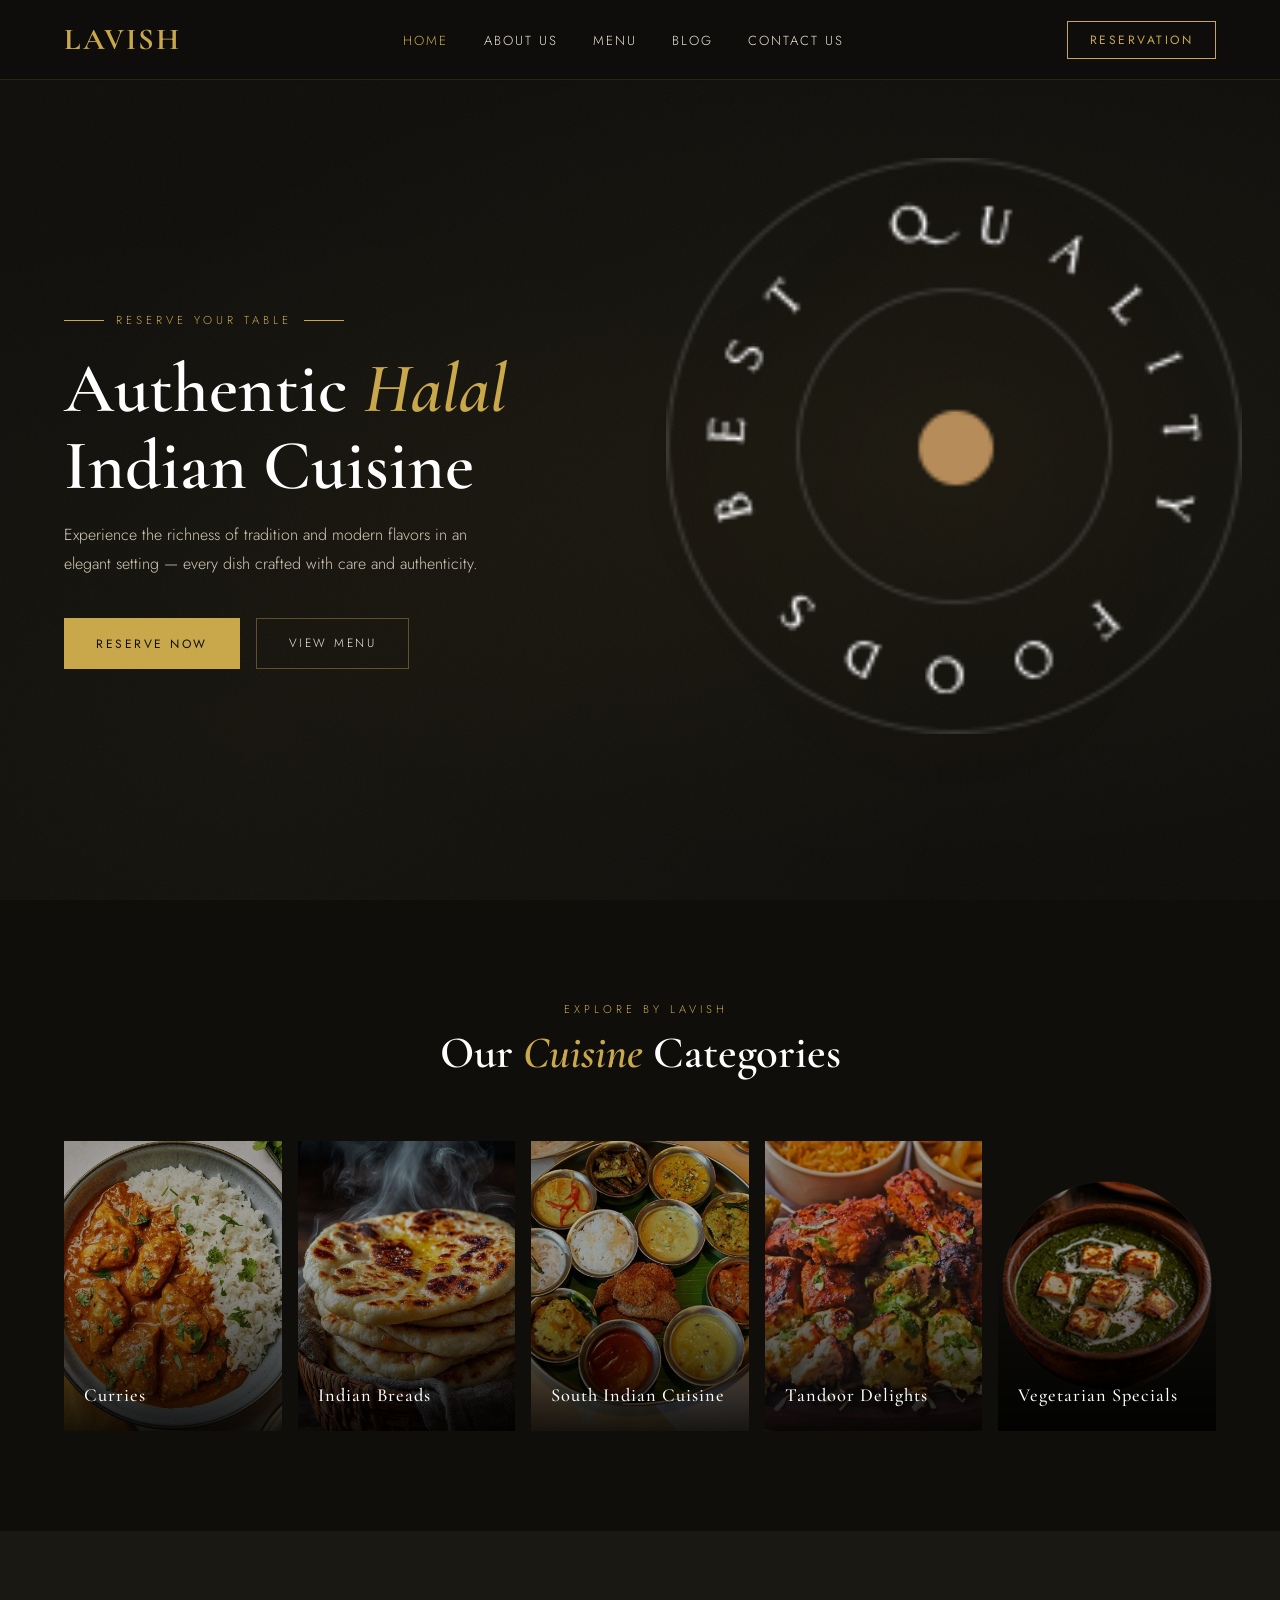
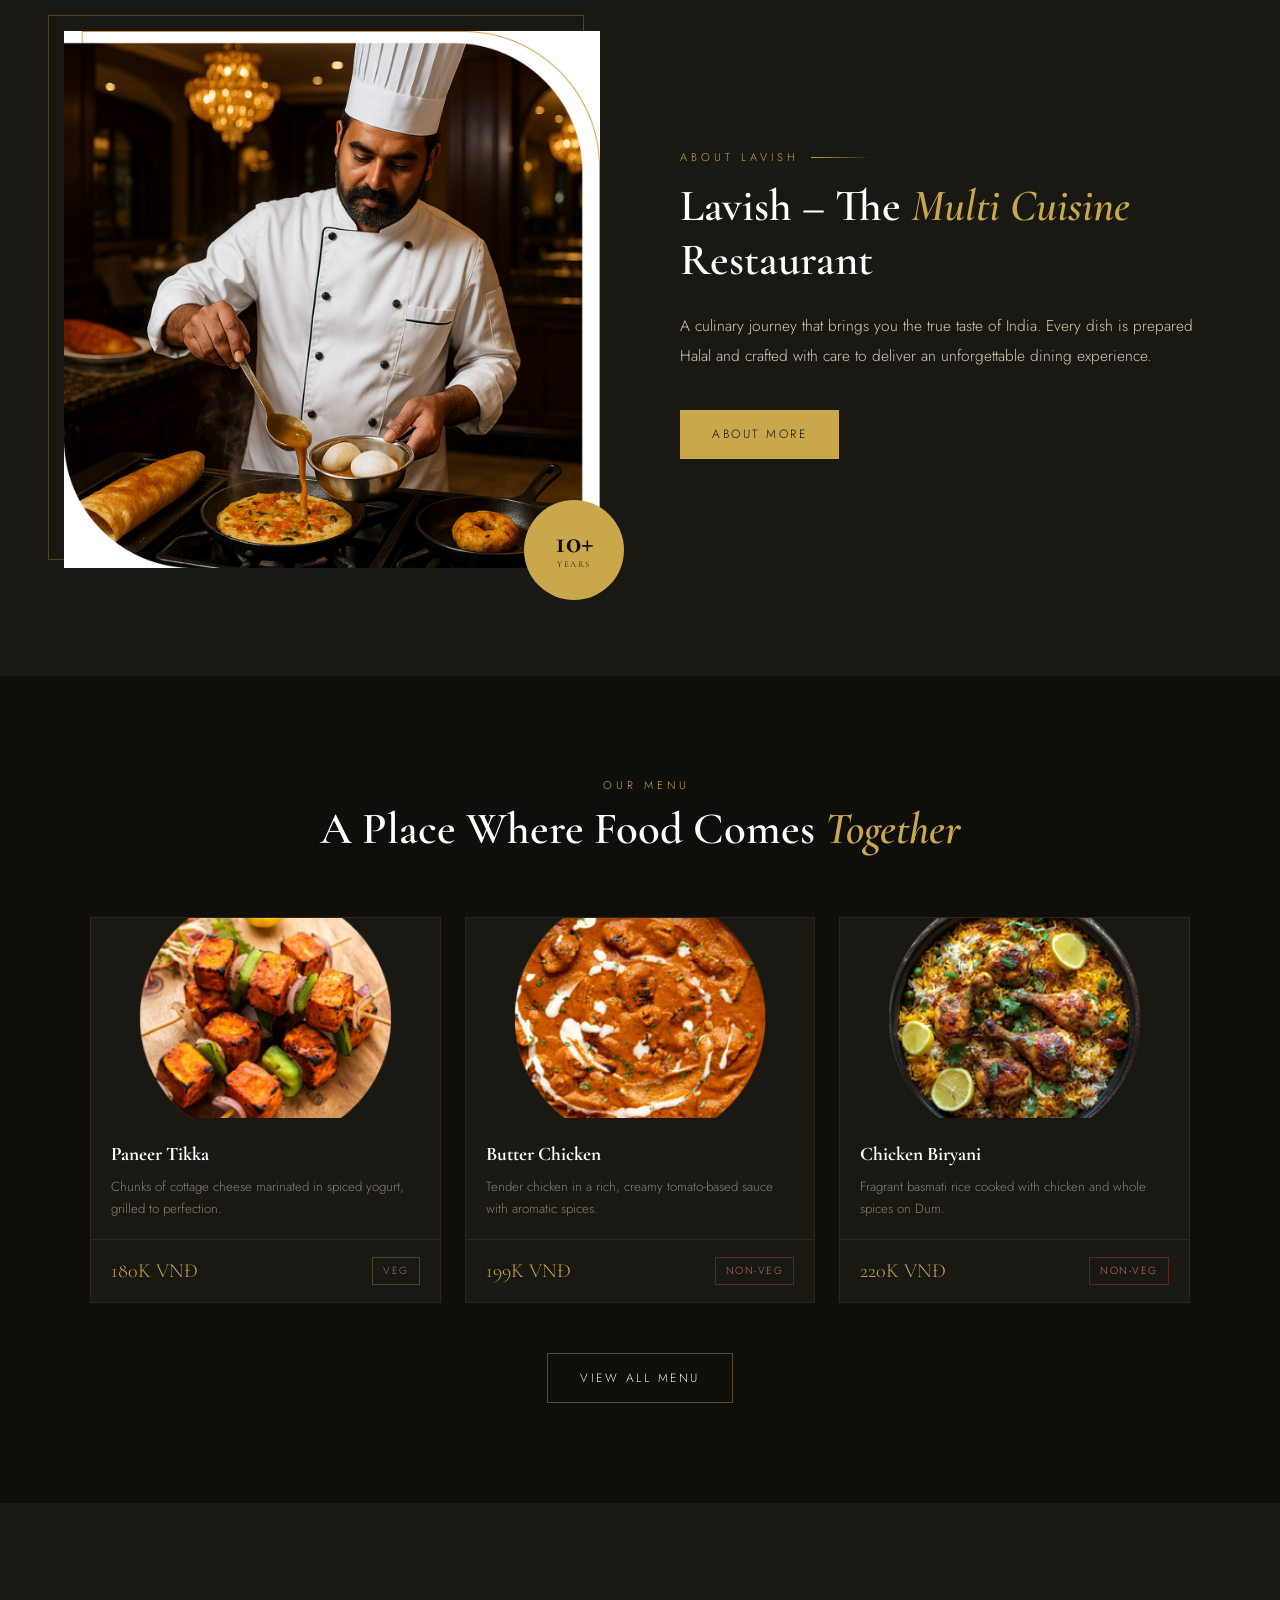
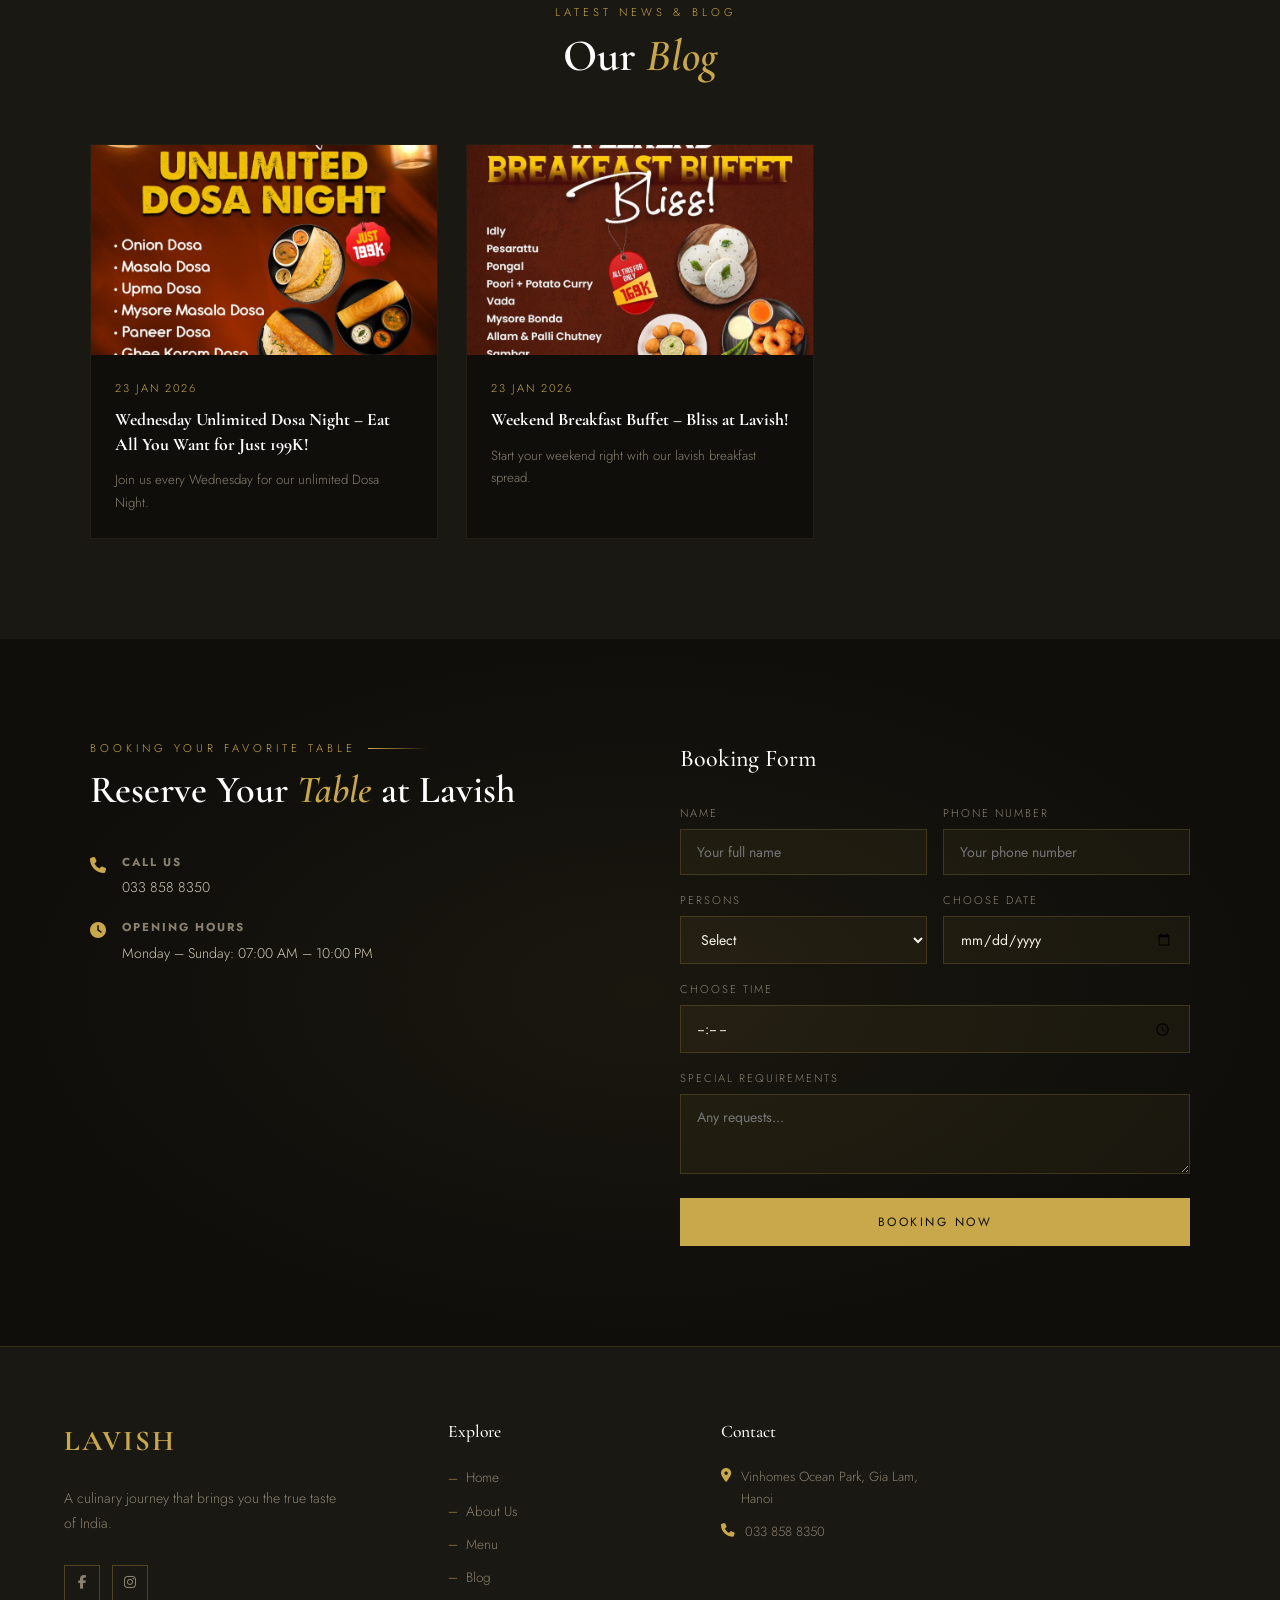
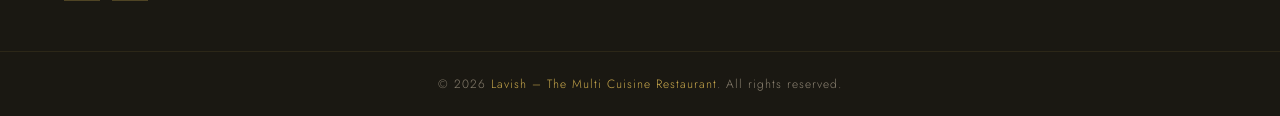
<file: index.html>
<!DOCTYPE html>
<html lang="en">

<head>
  <meta charset="UTF-8" />
  <meta name="viewport" content="width=device-width, initial-scale=1.0" />
  <meta name="description" content="Lavish – The Multi Cuisine Restaurant in Hanoi. Authentic Halal Indian cuisine, Tandoor delights, and South Indian specialties." />
  <meta name="keywords" content="Indian Restaurant Hanoi, Halal Food Hanoi, Best Biryani Hanoi, Lavish Ocean Park" />
  
  <meta property="og:type" content="website" />
  <meta property="og:title" content="Lavish – The Multi Cuisine Restaurant" />
  <meta property="og:description" content="Authentic Indian flavors in the heart of Vinhomes Ocean Park, Hanoi." />
  <meta property="og:image" content="images/Group-1000002302-scaled.jpg" />

  <title>Lavish – The Multi Cuisine Restaurant</title>
  <link href="https://fonts.googleapis.com/css2?family=Cormorant+Garamond:ital,wght@0,400;0,500;0,600;0,700;1,400;1,600&family=Jost:wght@300;400;500;600&display=swap" rel="stylesheet" />
  <link rel="stylesheet" href="https://cdnjs.cloudflare.com/ajax/libs/font-awesome/6.5.0/css/all.min.css" />
  <link rel="stylesheet" href="style.css" />
</head>

<body>

  <nav id="navbar">
    <div class="nav-logo"><span>LAVISH</span></div>
    <ul class="nav-links">
      <li><a href="index.html">Home</a></li>
      <li><a href="about.html">About Us</a></li>
      <li><a href="menu.html">Menu</a></li>
      <li><a href="blog.html">Blog</a></li>
      <li><a href="contact.html">Contact Us</a></li>
    </ul>
    <button class="nav-reserve" onclick="openModal()">RESERVATION</button>
    <div class="hamburger" onclick="toggleMobile()" aria-label="Open Mobile Menu"><span></span><span></span><span></span></div>
  </nav>

  <section class="hero" id="home">
    <div class="hero-bg"></div>
    <div class="hero-grain"></div>
    <div class="hero-content">
      <div class="hero-eyebrow"><span>Reserve Your Table</span></div>
      <h1>Authentic <em>Halal</em><br>Indian Cuisine</h1>
      <p>Experience the richness of tradition and modern flavors in an elegant setting — every dish crafted with care and authenticity.</p>
      <div class="hero-btns">
        <button class="btn-primary" onclick="openModal()">Reserve Now</button>
        <a href="menu.html" class="btn-outline">View Menu</a>
      </div>
    </div>
    <div class="hero-image">
      <img src="images/img-best.png" alt="Lavish signature dish" />
    </div>
  </section>

  <section class="explore" id="explore">
    <div class="explore-header reveal">
      <div class="section-eyebrow"><span>Explore by Lavish</span></div>
      <h2 class="section-title">Our <em>Cuisine</em> Categories</h2>
    </div>
    <div class="explore-grid reveal">
      <div class="explore-card">
        <img src="images/Curries-1.jpg" alt="Curries" loading="lazy" />
        <div class="explore-card-overlay"><h3>Curries</h3></div>
      </div>
      <div class="explore-card">
        <img src="images/Indian-breads-2.jpg" alt="Indian Breads" loading="lazy" />
        <div class="explore-card-overlay"><h3>Indian Breads</h3></div>
      </div>
      <div class="explore-card">
        <img src="images/South-Indian-Cuisine-3.jpg" alt="South Indian Cuisine" loading="lazy" />
        <div class="explore-card-overlay"><h3>South Indian Cuisine</h3></div>
      </div>
      <div class="explore-card">
        <img src="images/Tandoor-Delights-1.jpg" alt="Tandoor Delights" loading="lazy" />
        <div class="explore-card-overlay"><h3>Tandoor Delights</h3></div>
      </div>
      <div class="explore-card">
        <img src="images/palak-paneer.png" alt="Vegetarian Specials" loading="lazy" />
        <div class="explore-card-overlay"><h3>Vegetarian Specials</h3></div>
      </div>
    </div>
  </section>

  <section class="about" id="about">
    <div class="about-inner">
      <div class="about-image reveal">
        <img src="images/Group-1000002302-scaled.jpg" alt="About Lavish" loading="lazy" />
        <div class="about-badge"><span class="num">10+</span><span class="label">Years</span></div>
      </div>
      <div class="about-text reveal">
        <div class="section-eyebrow"><span>About Lavish</span></div>
        <h2 class="section-title">Lavish – The <em>Multi Cuisine</em> Restaurant</h2>
        <p>A culinary journey that brings you the true taste of India. Every dish is prepared Halal and crafted with care to deliver an unforgettable dining experience.</p>
        <a href="about.html" class="btn-primary">About More</a>
      </div>
    </div>
  </section>

  <section class="menu-section" id="menu">
    <div class="menu-header reveal">
      <div class="section-eyebrow"><span>Our Menu</span></div>
      <h2 class="section-title">A Place Where Food Comes <em>Together</em></h2>
    </div>
    <div class="menu-grid reveal">
      <div class="menu-card" data-category="veg starters">
        <div class="menu-card-img"><img src="images/paneer-tikka.png" alt="Paneer Tikka" loading="lazy" /></div>
        <div class="menu-card-body">
          <h4>Paneer Tikka</h4>
          <p>Chunks of cottage cheese marinated in spiced yogurt, grilled to perfection.</p>
        </div>
        <div class="menu-card-footer"><span class="menu-price">180K VNĐ</span><span class="menu-tag-badge">Veg</span></div>
      </div>
      <div class="menu-card" data-category="non veg main course">
        <div class="menu-card-img"><img src="images/butter-chicken-masala.png" alt="Butter Chicken" loading="lazy" /></div>
        <div class="menu-card-body">
          <h4>Butter Chicken</h4>
          <p>Tender chicken in a rich, creamy tomato-based sauce with aromatic spices.</p>
        </div>
        <div class="menu-card-footer"><span class="menu-price">199K VNĐ</span><span class="menu-tag-badge non-veg">Non-Veg</span></div>
      </div>
      <div class="menu-card" data-category="biryani">
        <div class="menu-card-img"><img src="images/chicken-biryani.png" alt="Chicken Biryani" loading="lazy" /></div>
        <div class="menu-card-body">
          <h4>Chicken Biryani</h4>
          <p>Fragrant basmati rice cooked with chicken and whole spices on Dum.</p>
        </div>
        <div class="menu-card-footer"><span class="menu-price">220K VNĐ</span><span class="menu-tag-badge non-veg">Non-Veg</span></div>
      </div>
    </div>
    <div class="menu-view-all reveal"><a href="menu.html" class="btn-outline">View All Menu</a></div>
  </section>

  <section class="blog" id="blog">
    <div class="blog-header reveal">
      <div class="section-eyebrow"><span>Latest News &amp; Blog</span></div>
      <h2 class="section-title">Our <em>Blog</em></h2>
    </div>
    <div class="blog-grid reveal">
      <div class="blog-card">
        <div class="blog-card-img"><img src="images/blog-3.jpg" alt="Dosa Night" loading="lazy" /></div>
        <div class="blog-card-body">
          <div class="blog-date">23 Jan 2026</div>
          <h4><a href="blog-single.html">Wednesday Unlimited Dosa Night – Eat All You Want for Just 199K!</a></h4>
          <p>Join us every Wednesday for our unlimited Dosa Night.</p>
        </div>
      </div>
      <div class="blog-card">
        <div class="blog-card-img"><img src="images/blog-2.jpg" alt="Breakfast Buffet" loading="lazy" /></div>
        <div class="blog-card-body">
          <div class="blog-date">23 Jan 2026</div>
          <h4><a href="blog-single.html">Weekend Breakfast Buffet – Bliss at Lavish!</a></h4>
          <p>Start your weekend right with our lavish breakfast spread.</p>
        </div>
      </div>
    </div>
  </section>

  <section class="booking" id="contact">
    <div class="booking-inner">
      <div class="booking-info reveal">
        <div class="section-eyebrow"><span>Booking Your Favorite Table</span></div>
        <h2>Reserve Your <em>Table</em> at Lavish</h2>
        <div class="booking-details">
          <div class="booking-detail-item"><i class="fas fa-phone"></i><div><h5>Call Us</h5><p>033 858 8350</p></div></div>
          <div class="booking-detail-item"><i class="fas fa-clock"></i><div><h5>Opening Hours</h5><p>Monday – Sunday: 07:00 AM – 10:00 PM</p></div></div>
        </div>
      </div>
      <div class="booking-form reveal">
        <h3>Booking Form</h3>
        <div class="form-row">
          <div class="form-group"><label>Name</label><input type="text" placeholder="Your full name" /></div>
          <div class="form-group"><label>Phone Number</label><input type="tel" placeholder="Your phone number" /></div>
        </div>
        <div class="form-row">
          <div class="form-group"><label>Persons</label><select><option value="">Select</option><option>1</option><option>2</option><option>3</option><option>4</option><option>5+</option></select></div>
          <div class="form-group"><label>Choose Date</label><input type="date" /></div>
        </div>
        <div class="form-group"><label>Choose Time</label><input type="time" min="07:00" max="22:00" /></div>
        <div class="form-group"><label>Special Requirements</label><textarea placeholder="Any requests..."></textarea></div>
        <button class="btn-book" onclick="handleBooking()">Booking Now</button>
      </div>
    </div>
  </section>

  <footer>
    <div class="footer-main">
      <div class="footer-brand">
        <div class="footer-brand-name">LAVISH</div>
        <p>A culinary journey that brings you the true taste of India.</p>
        <div class="social-links">
          <a href="https://www.facebook.com/LavishOceanPark" class="social-link" target="_blank" aria-label="Facebook"><i class="fab fa-facebook-f"></i></a>
          <a href="https://www.instagram.com/lavishthemulticuisine" class="social-link" target="_blank" aria-label="Instagram"><i class="fab fa-instagram"></i></a>
        </div>
      </div>
      <div class="footer-col">
        <h4>Explore</h4>
        <ul>
          <li><a href="index.html">Home</a></li>
          <li><a href="about.html">About Us</a></li>
          <li><a href="menu.html">Menu</a></li>
          <li><a href="blog.html">Blog</a></li>
        </ul>
      </div>
      <div class="footer-col">
        <h4>Contact</h4>
        <div class="footer-contact-item"><i class="fas fa-map-marker-alt"></i><span>Vinhomes Ocean Park, Gia Lam, Hanoi</span></div>
        <div class="footer-contact-item"><i class="fas fa-phone"></i><span>033 858 8350</span></div>
      </div>
    </div>
    <div class="footer-bottom">&copy; 2026 <a href="index.html">Lavish – The Multi Cuisine Restaurant</a>. All rights reserved.</div>
  </footer>

  <div class="modal-overlay" id="reservationModal" onclick="closeModalOutside(event)">
    <div class="modal">
      <button class="modal-close" onclick="closeModal()" aria-label="Close Reservation Modal">&times;</button>
      <h3>Reserve Your Table</h3>
      <p>Fill in your details and we'll confirm your reservation shortly.</p>
      <div class="booking-form" style="gap:14px;">
        <div class="form-row">
          <div class="form-group"><label>Name</label><input type="text" placeholder="Your full name" /></div>
          <div class="form-group"><label>Phone</label><input type="tel" placeholder="Your phone number" /></div>
        </div>
        <div class="form-row">
          <div class="form-group">
            <label>Persons</label>
            <select><option value="">Select</option><option>1</option><option>2</option><option>3</option><option>4</option><option>5+</option></select>
          </div>
          <div class="form-group"><label>Date</label><input type="date" /></div>
        </div>
        <div class="form-group"><label>Time</label><input type="time" min="07:00" max="22:00" /></div>
        <div class="form-group"><label>Special Requirements</label><textarea placeholder="Any requests..." style="min-height:60px;"></textarea></div>
        <button class="btn-book" onclick="handleModalBooking()">Booking Now</button>
      </div>
    </div>
  </div>

  <script src="script.js"></script>
</body>
</html>
</file>
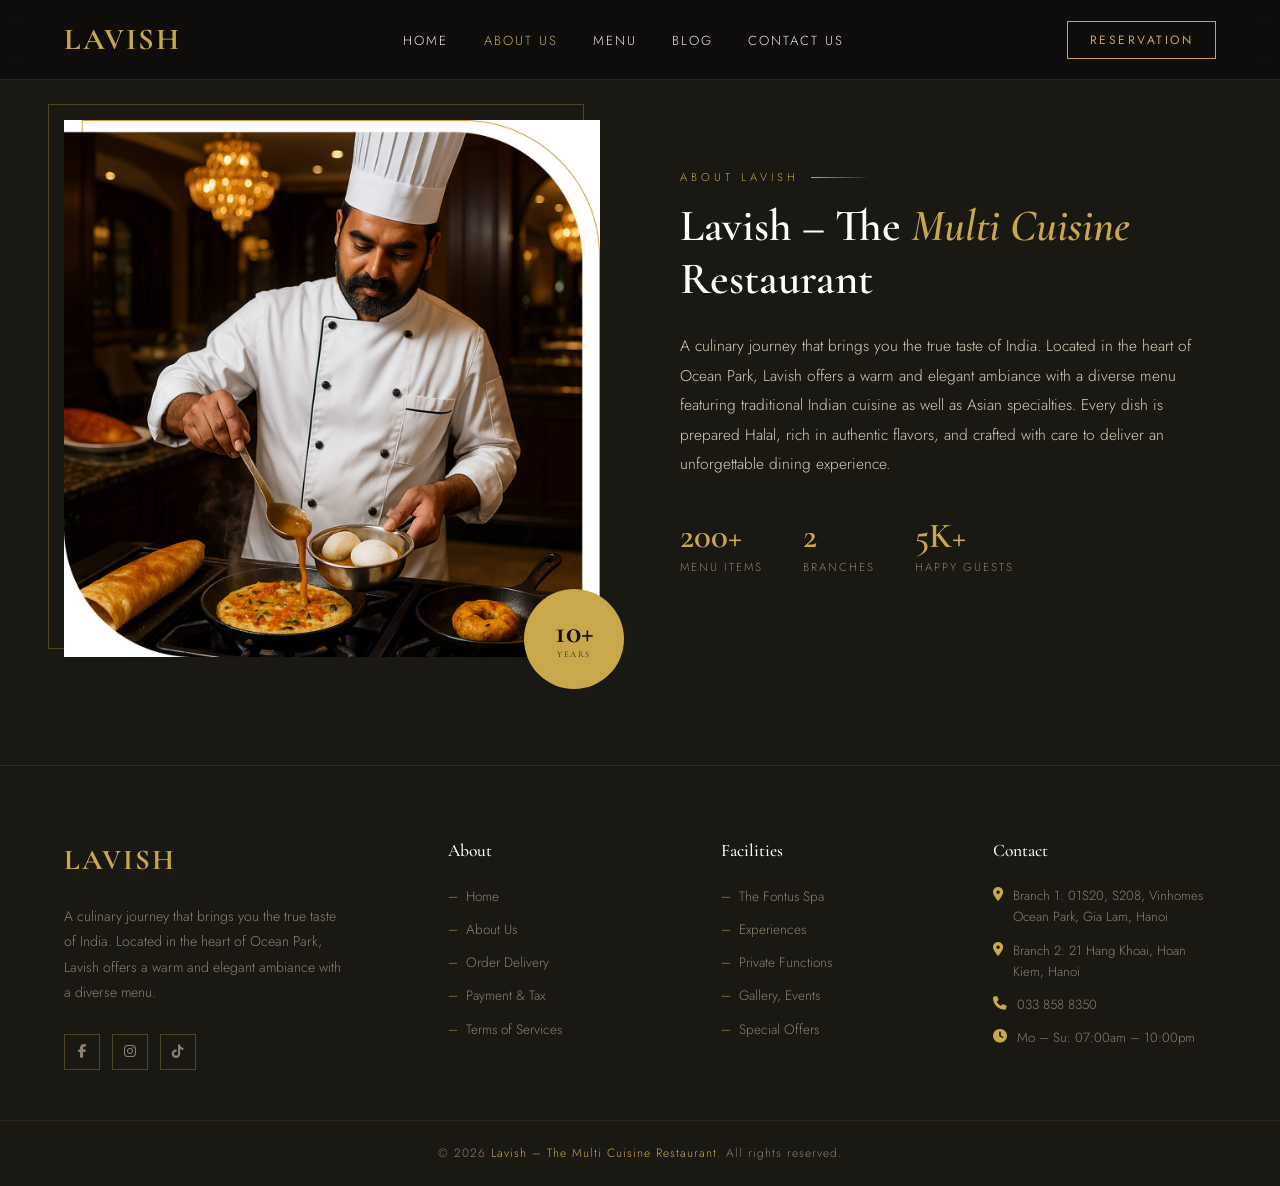
<file: about.html>
<!DOCTYPE html>
<html lang="en">

<head>
    <meta charset="UTF-8" />
    <meta name="viewport" content="width=device-width, initial-scale=1.0" />
    <title>About Us - Lavish</title>
    <link
        href="https://fonts.googleapis.com/css2?family=Cormorant+Garamond:ital,wght@0,400;0,500;0,600;0,700;1,400;1,600&family=Jost:wght@300;400;500;600&display=swap"
        rel="stylesheet" />
    <link rel="stylesheet" href="https://cdnjs.cloudflare.com/ajax/libs/font-awesome/6.5.0/css/all.min.css" />
    <link rel="stylesheet" href="style.css" />
</head>

<body>

    <nav id="navbar">
        <div class="nav-logo">
            <span>LAVISH</span>
        </div>
        <ul class="nav-links">
            <li><a href="index.html">Home</a></li>
            <li><a href="about.html">About Us</a></li>
            <li><a href="menu.html">Menu</a></li>
            <li><a href="blog.html">Blog</a></li>
            <li><a href="contact.html">Contact Us</a></li>
        </ul>
        <button class="nav-reserve" onclick="openModal()">RESERVATION</button>
        <div class="hamburger" onclick="toggleMobile()">
            <span></span><span></span><span></span>
        </div>
    </nav>

    <section class="about" id="about" style="padding-top: 120px; min-height: 80vh;">
        <div class="about-inner">
            <div class="about-image reveal">
                <img src="images/Group-1000002302-scaled.jpg" alt="About Lavish" />
                <div class="about-badge">
                    <span class="num">10+</span>
                    <span class="label">Years</span>
                </div>
            </div>
            <div class="about-text reveal">
                <div class="section-eyebrow"><span>About Lavish</span></div>
                <h2 class="section-title">Lavish – The <em>Multi Cuisine</em> Restaurant</h2>
                <p>A culinary journey that brings you the true taste of India. Located in the heart of Ocean Park,
                    Lavish offers a warm and elegant ambiance with a diverse menu featuring traditional Indian cuisine
                    as well as Asian specialties. Every dish is prepared Halal, rich in authentic flavors, and crafted
                    with care to deliver an unforgettable dining experience.</p>
                <div class="about-stats">
                    <div class="stat-item">
                        <div class="stat-num">200+</div>
                        <div class="stat-label">Menu Items</div>
                    </div>
                    <div class="stat-item">
                        <div class="stat-num">2</div>
                        <div class="stat-label">Branches</div>
                    </div>
                    <div class="stat-item">
                        <div class="stat-num">5K+</div>
                        <div class="stat-label">Happy Guests</div>
                    </div>
                </div>
            </div>
        </div>
    </section>

    <footer>
        <div class="footer-main">
            <div class="footer-brand">
                <div class="footer-brand-name">LAVISH</div>
                <p>A culinary journey that brings you the true taste of India. Located in the heart of Ocean Park,
                    Lavish offers a warm and elegant ambiance with a diverse menu.</p>
                <div class="social-links">
                    <a href="https://www.facebook.com/LavishOceanPark" class="social-link" target="_blank"><i
                            class="fab fa-facebook-f"></i></a>
                    <a href="https://www.instagram.com/lavishthemulticuisine" class="social-link" target="_blank"><i
                            class="fab fa-instagram"></i></a>
                    <a href="https://www.tiktok.com/@lavishthemulticuisine" class="social-link" target="_blank"><i
                            class="fab fa-tiktok"></i></a>
                </div>
            </div>
            <div class="footer-col">
                <h4>About</h4>
                <ul>
                    <li><a href="index.html">Home</a></li>
                    <li><a href="about.html">About Us</a></li>
                    <li><a href="#">Order Delivery</a></li>
                    <li><a href="#">Payment &amp; Tax</a></li>
                    <li><a href="#">Terms of Services</a></li>
                </ul>
            </div>
            <div class="footer-col">
                <h4>Facilities</h4>
                <ul>
                    <li><a href="#">The Fontus Spa</a></li>
                    <li><a href="#">Experiences</a></li>
                    <li><a href="#">Private Functions</a></li>
                    <li><a href="#">Gallery, Events</a></li>
                    <li><a href="#">Special Offers</a></li>
                </ul>
            </div>
            <div class="footer-col">
                <h4>Contact</h4>
                <div class="footer-contact-item">
                    <i class="fas fa-map-marker-alt"></i>
                    <span>Branch 1: 01S20, S208, Vinhomes Ocean Park, Gia Lam, Hanoi</span>
                </div>
                <div class="footer-contact-item">
                    <i class="fas fa-map-marker-alt"></i>
                    <span>Branch 2: 21 Hang Khoai, Hoan Kiem, Hanoi</span>
                </div>
                <div class="footer-contact-item">
                    <i class="fas fa-phone"></i>
                    <span>033 858 8350</span>
                </div>
                <div class="footer-contact-item">
                    <i class="fas fa-clock"></i>
                    <span>Mo – Su: 07:00am – 10:00pm</span>
                </div>
            </div>
        </div>
        <div class="footer-bottom">
            &copy; 2026 <a href="#">Lavish – The Multi Cuisine Restaurant</a>. All rights reserved.
        </div>
    </footer>

    <div class="modal-overlay" id="reservationModal" onclick="closeModalOutside(event)">
        <div class="modal">
            <button class="modal-close" onclick="closeModal()">&times;</button>
            <h3>Reserve Your Table</h3>
            <p>Fill in your details and we'll confirm your reservation shortly.</p>
            <div class="booking-form" style="gap:14px;">
                <div class="form-row">
                    <div class="form-group">
                        <label>Name</label>
                        <input type="text" placeholder="Your full name" />
                    </div>
                    <div class="form-group">
                        <label>Phone</label>
                        <input type="tel" placeholder="Your phone" />
                    </div>
                </div>
                <div class="form-row">
                    <div class="form-group">
                        <label>Persons</label>
                        <select>
                            <option>1</option>
                            <option>2</option>
                            <option>3</option>
                            <option>4</option>
                            <option>5+</option>
                        </select>
                    </div>
                    <div class="form-group">
                        <label>Date</label>
                        <input type="date" />
                    </div>
                </div>
                <div class="form-group">
                    <label>Time</label>
                    <input type="time" min="07:00" max="22:00" />
                </div>
                <div class="form-group">
                    <label>Special Requirements</label>
                    <textarea placeholder="Any requests..." style="min-height:60px;"></textarea>
                </div>
                <button class="btn-book" onclick="handleModalBooking()">Booking Now</button>
            </div>
        </div>
    </div>

    <script src="script.js"></script>
</body>

</html>
</file>
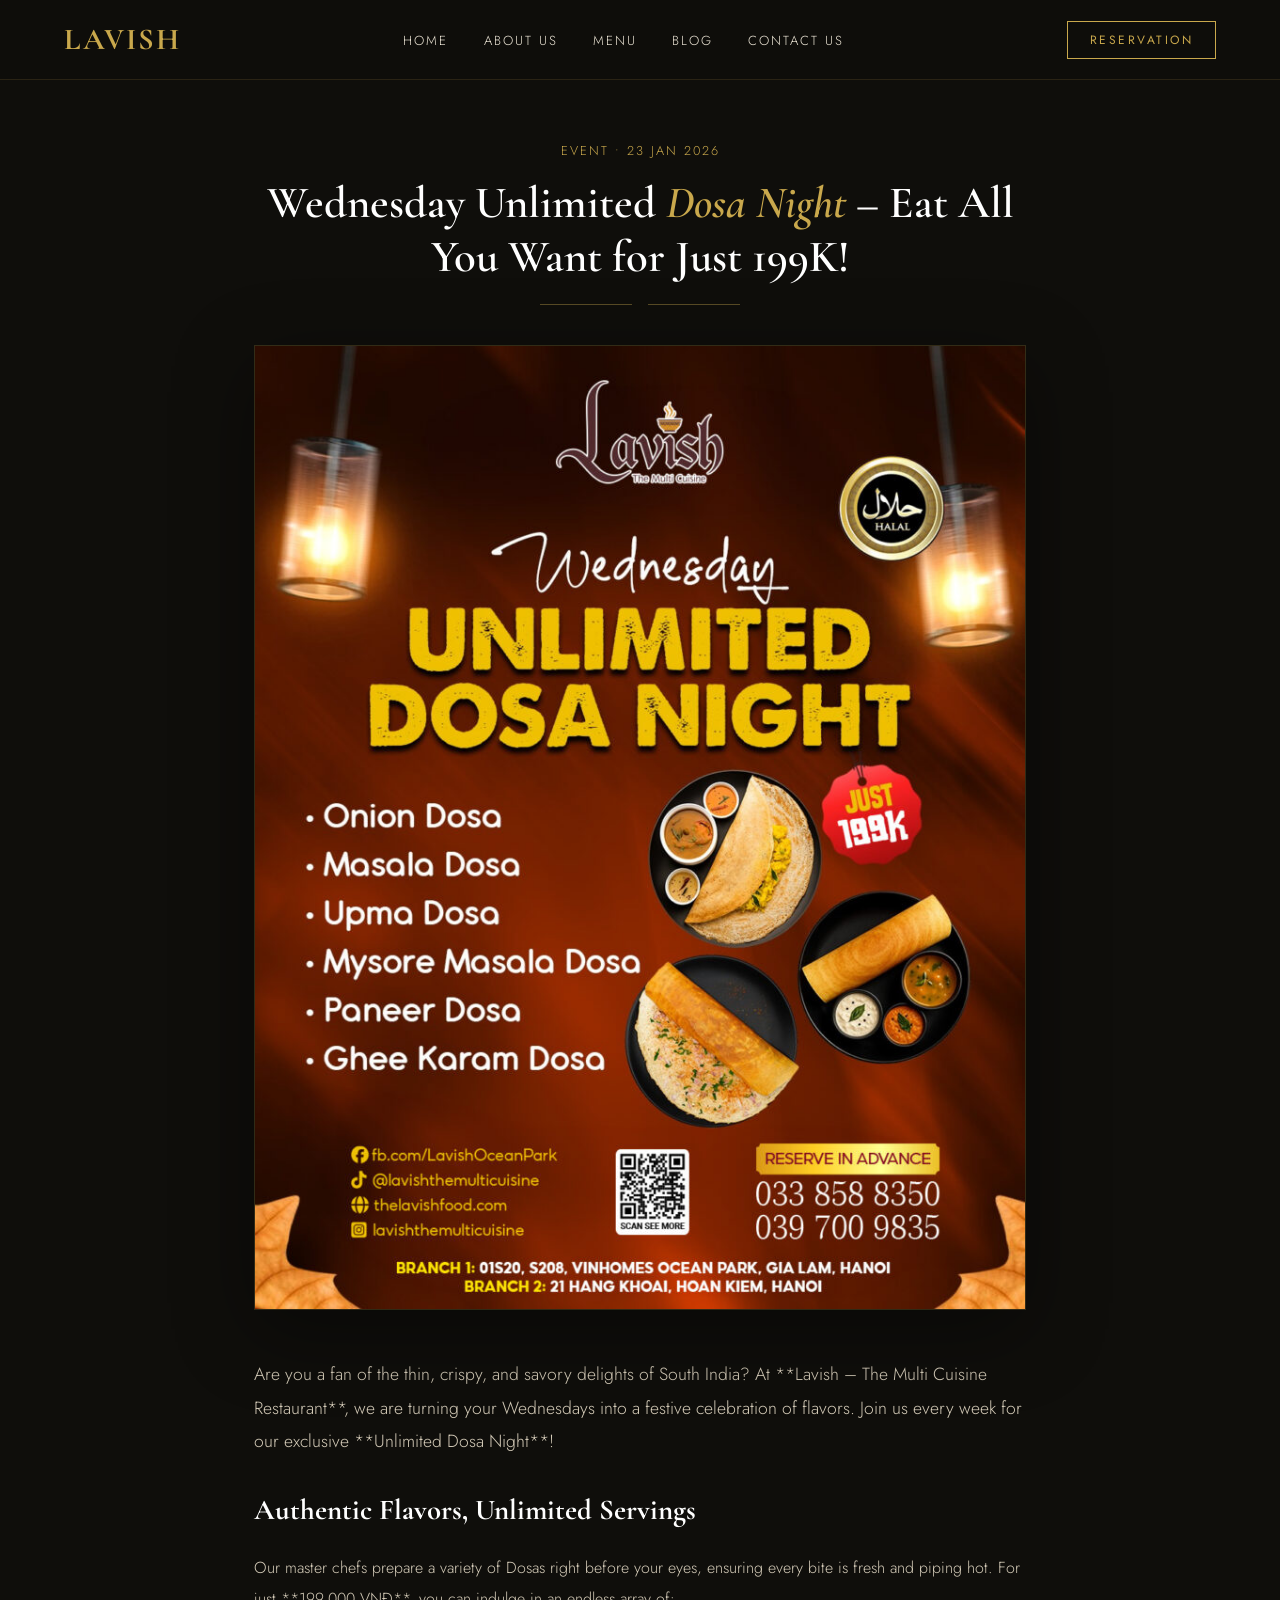
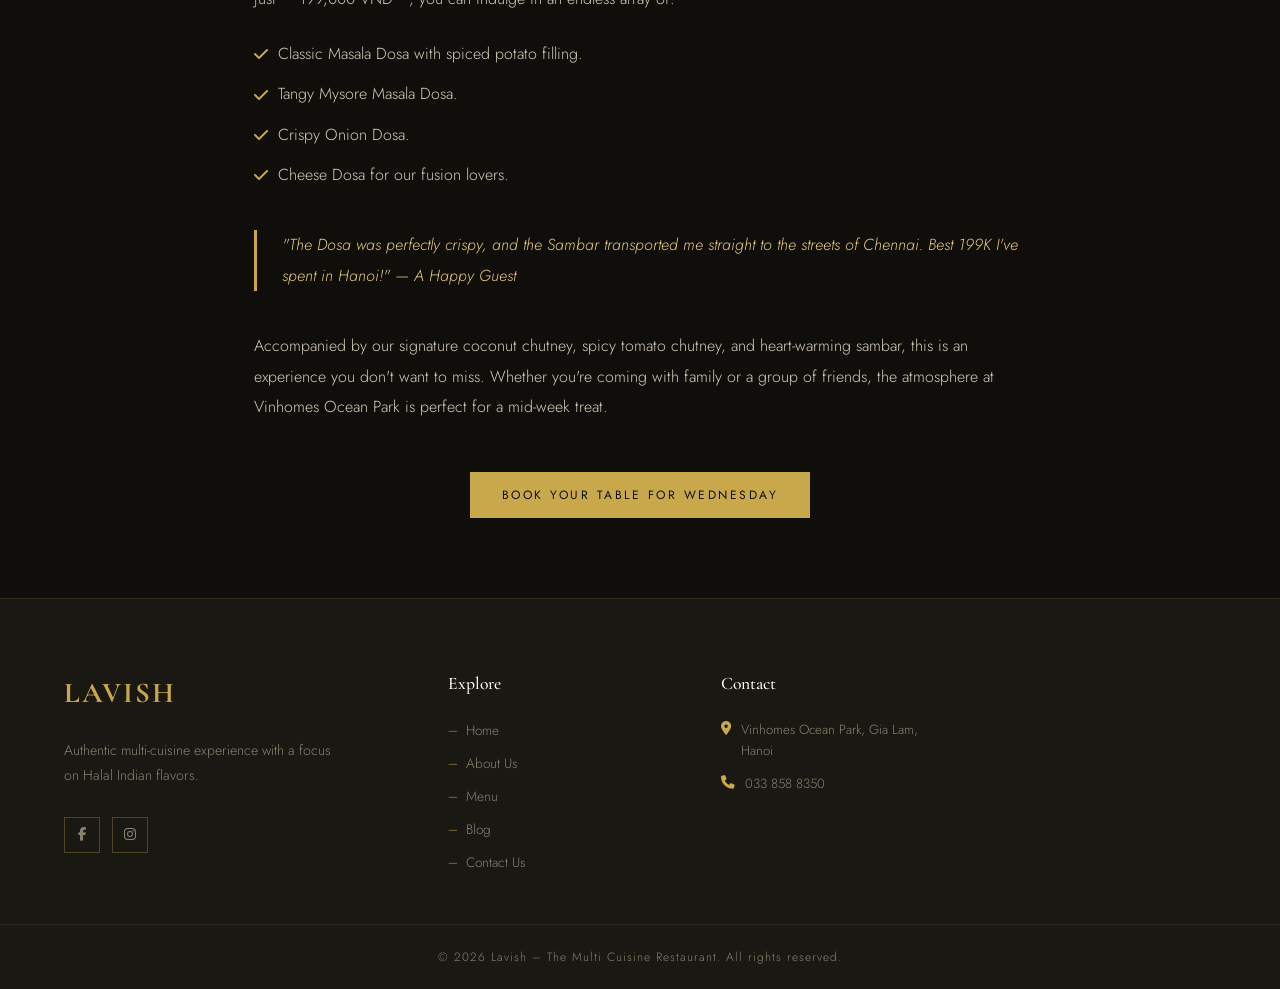
<file: blog-single.html>
<!DOCTYPE html>
<html lang="en">

<head>
    <meta charset="UTF-8" />
    <meta name="viewport" content="width=device-width, initial-scale=1.0" />
    <title>Unlimited Dosa Night - Lavish Blog</title>
    <link
        href="https://fonts.googleapis.com/css2?family=Cormorant+Garamond:ital,wght@0,400;0,500;0,600;0,700;1,400;1,600&family=Jost:wght@300;400;500;600&display=swap"
        rel="stylesheet" />
    <link rel="stylesheet" href="https://cdnjs.cloudflare.com/ajax/libs/font-awesome/6.5.0/css/all.min.css" />
    <link rel="stylesheet" href="style.css" />
</head>

<body>

    <nav id="navbar">
        <div class="nav-logo"><span>LAVISH</span></div>
        <ul class="nav-links">
            <li><a href="index.html">Home</a></li>
            <li><a href="about.html">About Us</a></li>
            <li><a href="menu.html">Menu</a></li>
            <li><a href="blog.html">Blog</a></li>
            <li><a href="contact.html">Contact Us</a></li>
        </ul>
        <button class="nav-reserve" onclick="openModal()">RESERVATION</button>
        <div class="hamburger" onclick="toggleMobile()" aria-label="Open Mobile Menu">
            <span></span><span></span><span></span>
        </div>
    </nav>

    <article class="blog-single-content" style="padding-top: 140px; padding-bottom: 80px;">
        <div class="container" style="max-width: 900px; margin: 0 auto; padding: 0 5%;">

            <header class="reveal" style="text-align: center; margin-bottom: 40px;">
                <div class="blog-date"
                    style="color: var(--gold); letter-spacing: 2px; text-transform: uppercase; font-size: 0.8rem; margin-bottom: 15px;">
                    Event • 23 Jan 2026
                </div>
                <h1 class="section-title" style="margin-bottom: 20px;">Wednesday Unlimited <em>Dosa Night</em> – Eat All
                    You Want for Just 199K!</h1>
                <div class="gold-divider"></div>
            </header>

            <div class="reveal" style="margin-bottom: 40px;">
                <img src="images/blog-3.jpg" alt="Dosa Night at Lavish"
                    style="width: 100%; border: 1px solid rgba(201, 168, 76, 0.2); filter: drop-shadow(0 20px 40px rgba(0,0,0,0.4));" />
            </div>

            <div class="reveal blog-text" style="line-height: 1.9; color: var(--text);">
                <p style="font-size: 1.1rem; margin-bottom: 25px;">
                    Are you a fan of the thin, crispy, and savory delights of South India? At **Lavish – The Multi
                    Cuisine Restaurant**, we are turning your Wednesdays into a festive celebration of flavors. Join us
                    every week for our exclusive **Unlimited Dosa Night**!
                </p>

                <h3
                    style="font-family: var(--font-display); color: var(--white); font-size: 1.8rem; margin-bottom: 15px;">
                    Authentic Flavors, Unlimited Servings</h3>
                <p style="margin-bottom: 25px;">
                    Our master chefs prepare a variety of Dosas right before your eyes, ensuring every bite is fresh and
                    piping hot. For just **199,000 VNĐ**, you can indulge in an endless array of:
                </p>
                <ul style="list-style: none; margin-bottom: 25px; padding-left: 0;">
                    <li style="margin-bottom: 10px; display: flex; align-items: center; gap: 10px;">
                        <i class="fas fa-check" style="color: var(--gold);"></i> Classic Masala Dosa with spiced potato
                        filling.
                    </li>
                    <li style="margin-bottom: 10px; display: flex; align-items: center; gap: 10px;">
                        <i class="fas fa-check" style="color: var(--gold);"></i> Tangy Mysore Masala Dosa.
                    </li>
                    <li style="margin-bottom: 10px; display: flex; align-items: center; gap: 10px;">
                        <i class="fas fa-check" style="color: var(--gold);"></i> Crispy Onion Dosa.
                    </li>
                    <li style="margin-bottom: 10px; display: flex; align-items: center; gap: 10px;">
                        <i class="fas fa-check" style="color: var(--gold);"></i> Cheese Dosa for our fusion lovers.
                    </li>
                </ul>

                <blockquote
                    style="border-left: 3px solid var(--gold); padding-left: 25px; font-style: italic; margin: 40px 0; color: var(--gold-light);">
                    "The Dosa was perfectly crispy, and the Sambar transported me straight to the streets of Chennai.
                    Best 199K I've spent in Hanoi!" — A Happy Guest
                </blockquote>

                <p style="margin-bottom: 25px;">
                    Accompanied by our signature coconut chutney, spicy tomato chutney, and heart-warming sambar, this
                    is an experience you don't want to miss. Whether you're coming with family or a group of friends,
                    the atmosphere at Vinhomes Ocean Park is perfect for a mid-week treat.
                </p>

                <div style="text-align: center; margin-top: 50px;">
                    <button class="btn-primary" onclick="openModal()">Book Your Table for Wednesday</button>
                </div>
            </div>

        </div>
    </article>

    <footer>
        <div class="footer-main">
            <div class="footer-brand">
                <div class="footer-brand-name">LAVISH</div>
                <p>Authentic multi-cuisine experience with a focus on Halal Indian flavors.</p>
                <div class="social-links">
                    <a href="https://www.facebook.com/LavishOceanPark" class="social-link" target="_blank"
                        aria-label="Facebook"><i class="fab fa-facebook-f"></i></a>
                    <a href="https://www.instagram.com/lavishthemulticuisine" class="social-link" target="_blank"
                        aria-label="Instagram"><i class="fab fa-instagram"></i></a>
                </div>
            </div>
            <div class="footer-col">
                <h4>Explore</h4>
                <ul>
                    <li><a href="index.html">Home</a></li>
                    <li><a href="about.html">About Us</a></li>
                    <li><a href="menu.html">Menu</a></li>
                    <li><a href="blog.html">Blog</a></li>
                    <li><a href="contact.html">Contact Us</a></li>
                </ul>
            </div>
            <div class="footer-col">
                <h4>Contact</h4>
                <div class="footer-contact-item">
                    <i class="fas fa-map-marker-alt"></i>
                    <span>Vinhomes Ocean Park, Gia Lam, Hanoi</span>
                </div>
                <div class="footer-contact-item">
                    <i class="fas fa-phone"></i>
                    <span>033 858 8350</span>
                </div>
            </div>
        </div>
        <div class="footer-bottom">
            &copy; 2026 Lavish – The Multi Cuisine Restaurant. All rights reserved.
        </div>
    </footer>

    <div class="modal-overlay" id="reservationModal" onclick="closeModalOutside(event)">
        <div class="modal">
            <button class="modal-close" onclick="closeModal()" aria-label="Close">&times;</button>
            <h3>Reserve Your Table</h3>
            <div class="booking-form" style="gap:14px; margin-top: 20px;">
                <div class="form-row">
                    <div class="form-group"><label>Name</label><input type="text" placeholder="Your full name" /></div>
                    <div class="form-group"><label>Phone</label><input type="tel" placeholder="Your phone" /></div>
                </div>
                <button class="btn-book" onclick="handleModalBooking()">Request Reservation</button>
            </div>
        </div>
    </div>

    <script src="script.js"></script>
</body>

</html>
</file>
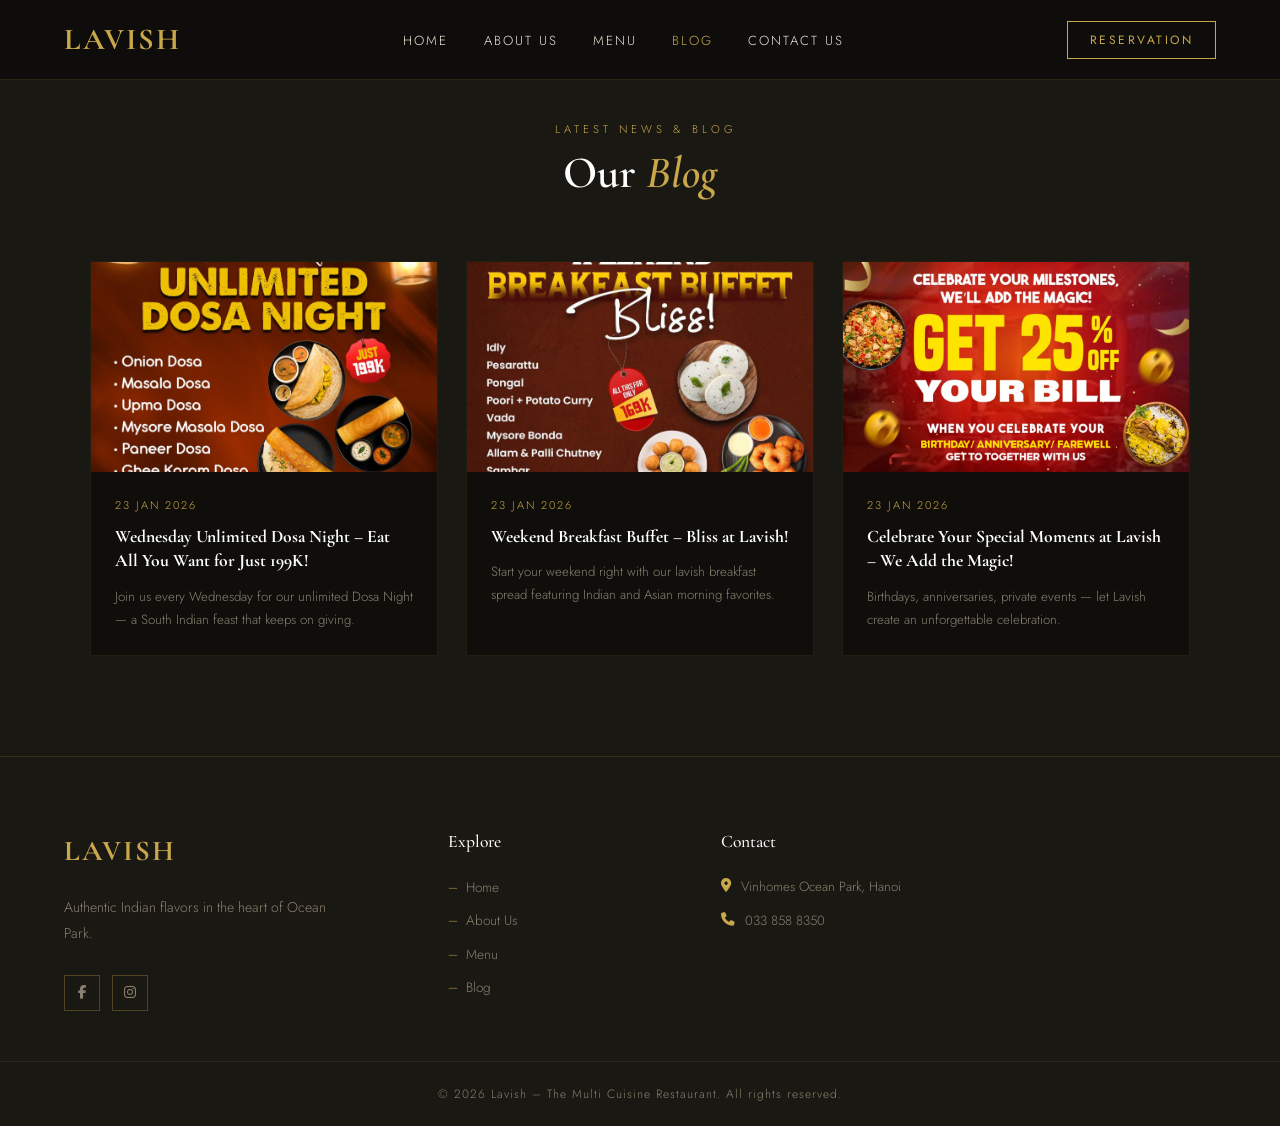
<file: blog.html>
<!DOCTYPE html>
<html lang="en">

<head>
    <meta charset="UTF-8" />
    <meta name="viewport" content="width=device-width, initial-scale=1.0" />
    <meta name="description" content="Stay updated with latest news and events from Lavish – The Multi Cuisine Restaurant." />
    <title>Blog - Lavish</title>
    <link href="https://fonts.googleapis.com/css2?family=Cormorant+Garamond:ital,wght@0,400;0,500;0,600;0,700;1,400;1,600&family=Jost:wght@300;400;500;600&display=swap" rel="stylesheet" />
    <link rel="stylesheet" href="https://cdnjs.cloudflare.com/ajax/libs/font-awesome/6.5.0/css/all.min.css" />
    <link rel="stylesheet" href="style.css" />
</head>

<body>

    <nav id="navbar">
        <div class="nav-logo"><span>LAVISH</span></div>
        <ul class="nav-links">
            <li><a href="index.html">Home</a></li>
            <li><a href="about.html">About Us</a></li>
            <li><a href="menu.html">Menu</a></li>
            <li><a href="blog.html">Blog</a></li>
            <li><a href="contact.html">Contact Us</a></li>
        </ul>
        <button class="nav-reserve" onclick="openModal()">RESERVATION</button>
        <div class="hamburger" onclick="toggleMobile()" aria-label="Open Mobile Menu"><span></span><span></span><span></span></div>
    </nav>

    <section class="blog" id="blog" style="padding-top: 120px; min-height: 80vh;">
        <div class="blog-header reveal">
            <div class="section-eyebrow"><span>Latest News &amp; Blog</span></div>
            <h2 class="section-title">Our <em>Blog</em></h2>
        </div>
        <div class="blog-grid reveal">
            <div class="blog-card">
                <div class="blog-card-img"><img src="images/blog-3.jpg" alt="Dosa Night" loading="lazy" /></div>
                <div class="blog-card-body">
                    <div class="blog-date">23 Jan 2026</div>
                    <h4><a href="blog-single.html">Wednesday Unlimited Dosa Night – Eat All You Want for Just 199K!</a></h4>
                    <p>Join us every Wednesday for our unlimited Dosa Night — a South Indian feast that keeps on giving.</p>
                </div>
            </div>
            <div class="blog-card">
                <div class="blog-card-img"><img src="images/blog-2.jpg" alt="Breakfast Buffet" loading="lazy" /></div>
                <div class="blog-card-body">
                    <div class="blog-date">23 Jan 2026</div>
                    <h4><a href="blog-single.html">Weekend Breakfast Buffet – Bliss at Lavish!</a></h4>
                    <p>Start your weekend right with our lavish breakfast spread featuring Indian and Asian morning favorites.</p>
                </div>
            </div>
            <div class="blog-card">
                <div class="blog-card-img"><img src="images/blog-1.jpg" alt="Special Events" loading="lazy" /></div>
                <div class="blog-card-body">
                    <div class="blog-date">23 Jan 2026</div>
                    <h4><a href="blog-single.html">Celebrate Your Special Moments at Lavish – We Add the Magic!</a></h4>
                    <p>Birthdays, anniversaries, private events — let Lavish create an unforgettable celebration.</p>
                </div>
            </div>
        </div>
    </section>

    <footer>
        <div class="footer-main">
            <div class="footer-brand">
                <div class="footer-brand-name">LAVISH</div>
                <p>Authentic Indian flavors in the heart of Ocean Park.</p>
                <div class="social-links">
                    <a href="https://www.facebook.com/LavishOceanPark" class="social-link" target="_blank" aria-label="Facebook"><i class="fab fa-facebook-f"></i></a>
                    <a href="https://www.instagram.com/lavishthemulticuisine" class="social-link" target="_blank" aria-label="Instagram"><i class="fab fa-instagram"></i></a>
                </div>
            </div>
            <div class="footer-col">
                <h4>Explore</h4>
                <ul>
                    <li><a href="index.html">Home</a></li>
                    <li><a href="about.html">About Us</a></li>
                    <li><a href="menu.html">Menu</a></li>
                    <li><a href="blog.html">Blog</a></li>
                </ul>
            </div>
            <div class="footer-col">
                <h4>Contact</h4>
                <div class="footer-contact-item"><i class="fas fa-map-marker-alt"></i><span>Vinhomes Ocean Park, Hanoi</span></div>
                <div class="footer-contact-item"><i class="fas fa-phone"></i><span>033 858 8350</span></div>
            </div>
        </div>
        <div class="footer-bottom">&copy; 2026 Lavish – The Multi Cuisine Restaurant. All rights reserved.</div>
    </footer>

    <div class="modal-overlay" id="reservationModal" onclick="closeModalOutside(event)">
        <div class="modal">
            <button class="modal-close" onclick="closeModal()" aria-label="Close Reservation Modal">&times;</button>
            <h3>Reserve Your Table</h3>
            <p>Fill in your details and we'll confirm your reservation shortly.</p>
            <div class="booking-form" style="gap:14px;">
                <div class="form-row">
                    <div class="form-group"><label>Name</label><input type="text" placeholder="Your full name" /></div>
                    <div class="form-group"><label>Phone</label><input type="tel" placeholder="Your phone number" /></div>
                </div>
                <div class="form-row">
                    <div class="form-group">
                        <label>Persons</label>
                        <select><option value="">Select</option><option>1</option><option>2</option><option>3</option><option>4</option><option>5+</option></select>
                    </div>
                    <div class="form-group"><label>Date</label><input type="date" /></div>
                </div>
                <div class="form-group"><label>Time</label><input type="time" min="07:00" max="22:00" /></div>
                <div class="form-group"><label>Special Requirements</label><textarea placeholder="Any requests..." style="min-height:60px;"></textarea></div>
                <button class="btn-book" onclick="handleModalBooking()">Booking Now</button>
            </div>
        </div>
    </div>

    <script src="script.js"></script>
</body>
</html>
</file>
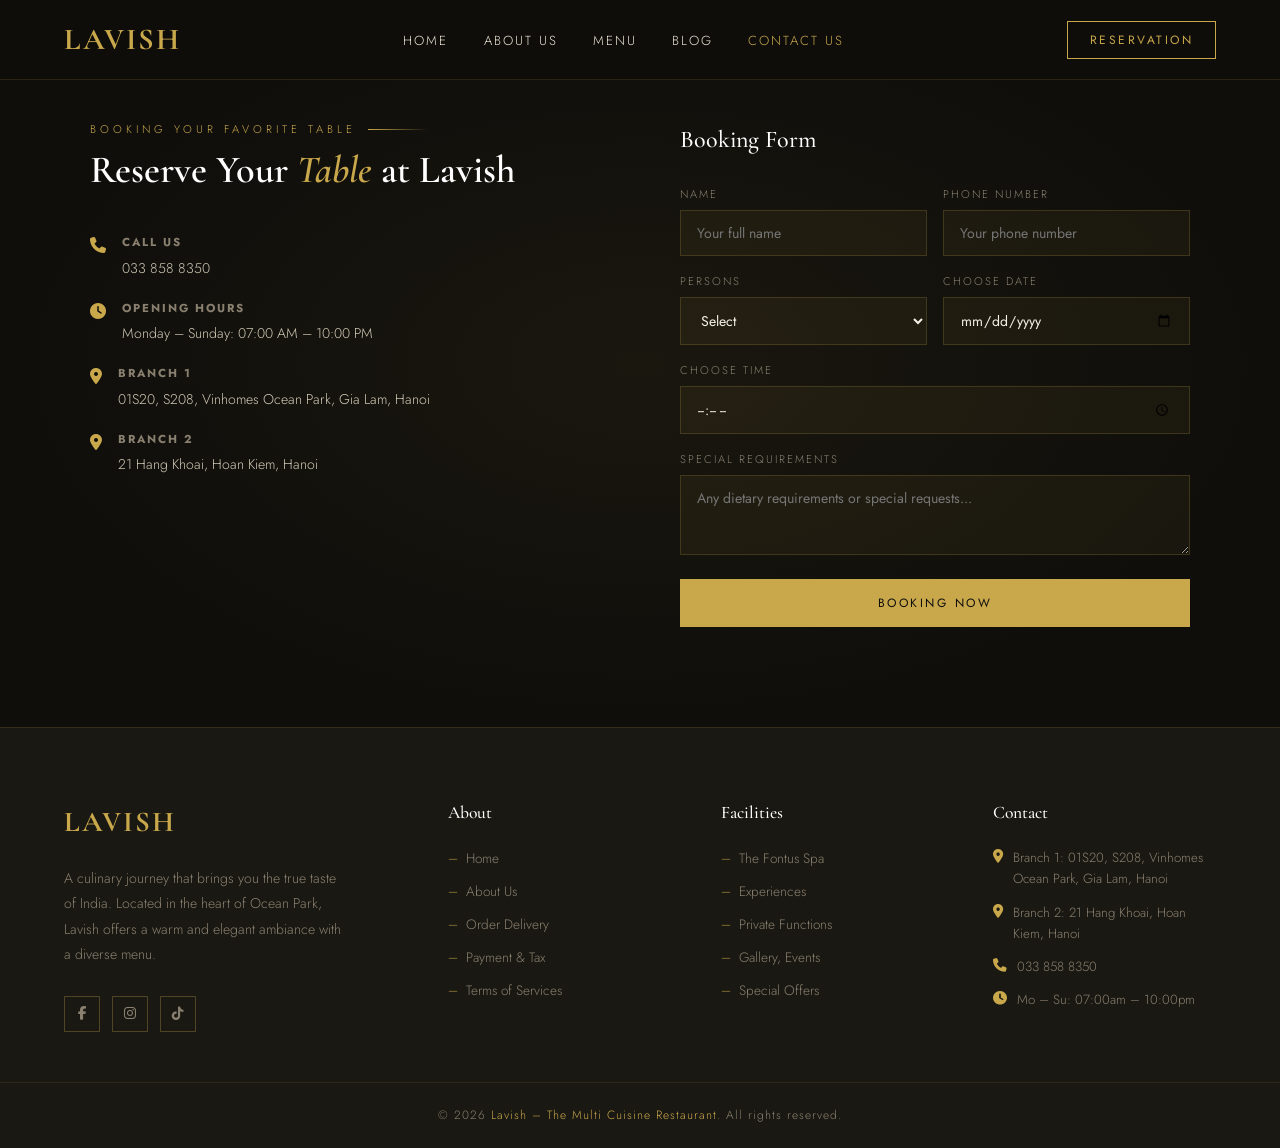
<file: contact.html>
<!DOCTYPE html>
<html lang="en">

<head>
    <meta charset="UTF-8" />
    <meta name="viewport" content="width=device-width, initial-scale=1.0" />
    <title>Contact Us - Lavish</title>
    <link
        href="https://fonts.googleapis.com/css2?family=Cormorant+Garamond:ital,wght@0,400;0,500;0,600;0,700;1,400;1,600&family=Jost:wght@300;400;500;600&display=swap"
        rel="stylesheet" />
    <link rel="stylesheet" href="https://cdnjs.cloudflare.com/ajax/libs/font-awesome/6.5.0/css/all.min.css" />
    <link rel="stylesheet" href="style.css" />
</head>

<body>

    <nav id="navbar">
        <div class="nav-logo">
            <span>LAVISH</span>
        </div>
        <ul class="nav-links">
            <li><a href="index.html">Home</a></li>
            <li><a href="about.html">About Us</a></li>
            <li><a href="menu.html">Menu</a></li>
            <li><a href="blog.html">Blog</a></li>
            <li><a href="contact.html">Contact Us</a></li>
        </ul>
        <button class="nav-reserve" onclick="openModal()">RESERVATION</button>
        <div class="hamburger" onclick="toggleMobile()">
            <span></span><span></span><span></span>
        </div>
    </nav>

    <section class="booking" id="contact" style="padding-top: 120px; min-height: 80vh;">
        <div class="booking-inner">
            <div class="booking-info reveal">
                <div class="section-eyebrow"><span>Booking Your Favorite Table</span></div>
                <h2>Reserve Your <em>Table</em> at Lavish</h2>
                <div class="booking-details">
                    <div class="booking-detail-item">
                        <i class="fas fa-phone"></i>
                        <div>
                            <h5>Call Us</h5>
                            <p>033 858 8350</p>
                        </div>
                    </div>
                    <div class="booking-detail-item">
                        <i class="fas fa-clock"></i>
                        <div>
                            <h5>Opening Hours</h5>
                            <p>Monday – Sunday: 07:00 AM – 10:00 PM</p>
                        </div>
                    </div>
                    <div class="booking-detail-item">
                        <i class="fas fa-map-marker-alt"></i>
                        <div>
                            <h5>Branch 1</h5>
                            <p>01S20, S208, Vinhomes Ocean Park, Gia Lam, Hanoi</p>
                        </div>
                    </div>
                    <div class="booking-detail-item">
                        <i class="fas fa-map-marker-alt"></i>
                        <div>
                            <h5>Branch 2</h5>
                            <p>21 Hang Khoai, Hoan Kiem, Hanoi</p>
                        </div>
                    </div>
                </div>
            </div>
            <div class="booking-form reveal">
                <h3>Booking Form</h3>
                <div class="form-row">
                    <div class="form-group">
                        <label>Name</label>
                        <input type="text" placeholder="Your full name" />
                    </div>
                    <div class="form-group">
                        <label>Phone Number</label>
                        <input type="tel" placeholder="Your phone number" />
                    </div>
                </div>
                <div class="form-row">
                    <div class="form-group">
                        <label>Persons</label>
                        <select>
                            <option value="">Select</option>
                            <option>1</option>
                            <option>2</option>
                            <option>3</option>
                            <option>4</option>
                            <option>5</option>
                            <option>5+</option>
                        </select>
                    </div>
                    <div class="form-group">
                        <label>Choose Date</label>
                        <input type="date" />
                    </div>
                </div>
                <div class="form-group">
                    <label>Choose Time</label>
                    <input type="time" min="07:00" max="22:00" />
                </div>
                <div class="form-group">
                    <label>Special Requirements</label>
                    <textarea placeholder="Any dietary requirements or special requests..."></textarea>
                </div>
                <button class="btn-book" onclick="handleBooking()">Booking Now</button>
            </div>
        </div>
    </section>

    <footer>
        <div class="footer-main">
            <div class="footer-brand">
                <div class="footer-brand-name">LAVISH</div>
                <p>A culinary journey that brings you the true taste of India. Located in the heart of Ocean Park,
                    Lavish offers a warm and elegant ambiance with a diverse menu.</p>
                <div class="social-links">
                    <a href="https://www.facebook.com/LavishOceanPark" class="social-link" target="_blank"><i
                            class="fab fa-facebook-f"></i></a>
                    <a href="https://www.instagram.com/lavishthemulticuisine" class="social-link" target="_blank"><i
                            class="fab fa-instagram"></i></a>
                    <a href="https://www.tiktok.com/@lavishthemulticuisine" class="social-link" target="_blank"><i
                            class="fab fa-tiktok"></i></a>
                </div>
            </div>
            <div class="footer-col">
                <h4>About</h4>
                <ul>
                    <li><a href="index.html">Home</a></li>
                    <li><a href="about.html">About Us</a></li>
                    <li><a href="#">Order Delivery</a></li>
                    <li><a href="#">Payment &amp; Tax</a></li>
                    <li><a href="#">Terms of Services</a></li>
                </ul>
            </div>
            <div class="footer-col">
                <h4>Facilities</h4>
                <ul>
                    <li><a href="#">The Fontus Spa</a></li>
                    <li><a href="#">Experiences</a></li>
                    <li><a href="#">Private Functions</a></li>
                    <li><a href="#">Gallery, Events</a></li>
                    <li><a href="#">Special Offers</a></li>
                </ul>
            </div>
            <div class="footer-col">
                <h4>Contact</h4>
                <div class="footer-contact-item">
                    <i class="fas fa-map-marker-alt"></i>
                    <span>Branch 1: 01S20, S208, Vinhomes Ocean Park, Gia Lam, Hanoi</span>
                </div>
                <div class="footer-contact-item">
                    <i class="fas fa-map-marker-alt"></i>
                    <span>Branch 2: 21 Hang Khoai, Hoan Kiem, Hanoi</span>
                </div>
                <div class="footer-contact-item">
                    <i class="fas fa-phone"></i>
                    <span>033 858 8350</span>
                </div>
                <div class="footer-contact-item">
                    <i class="fas fa-clock"></i>
                    <span>Mo – Su: 07:00am – 10:00pm</span>
                </div>
            </div>
        </div>
        <div class="footer-bottom">
            &copy; 2026 <a href="#">Lavish – The Multi Cuisine Restaurant</a>. All rights reserved.
        </div>
    </footer>

    <div class="modal-overlay" id="reservationModal" onclick="closeModalOutside(event)">
        <div class="modal">
            <button class="modal-close" onclick="closeModal()">&times;</button>
            <h3>Reserve Your Table</h3>
            <p>Fill in your details and we'll confirm your reservation shortly.</p>
            <div class="booking-form" style="gap:14px;">
                <div class="form-row">
                    <div class="form-group">
                        <label>Name</label>
                        <input type="text" placeholder="Your full name" />
                    </div>
                    <div class="form-group">
                        <label>Phone</label>
                        <input type="tel" placeholder="Your phone" />
                    </div>
                </div>
                <div class="form-row">
                    <div class="form-group">
                        <label>Persons</label>
                        <select>
                            <option>1</option>
                            <option>2</option>
                            <option>3</option>
                            <option>4</option>
                            <option>5+</option>
                        </select>
                    </div>
                    <div class="form-group">
                        <label>Date</label>
                        <input type="date" />
                    </div>
                </div>
                <div class="form-group">
                    <label>Time</label>
                    <input type="time" min="07:00" max="22:00" />
                </div>
                <div class="form-group">
                    <label>Special Requirements</label>
                    <textarea placeholder="Any requests..." style="min-height:60px;"></textarea>
                </div>
                <button class="btn-book" onclick="handleModalBooking()">Booking Now</button>
            </div>
        </div>
    </div>

    <script src="script.js"></script>
</body>

</html>
</file>
<file: style.css>
:root {
    --gold: #C9A84C;
    --gold-light: #e8c97a;
    --dark: #0f0e0b;
    --dark2: #1a1812;
    --dark3: #242018;
    --cream: #f5f0e8;
    --cream2: #ede6d6;
    --text: #d4cbb8;
    --text-muted: #8a8070;
    --white: #ffffff;
    --font-display: 'Cormorant Garamond', serif;
    --font-body: 'Jost', sans-serif;
}

*,
*::before,
*::after {
    box-sizing: border-box;
    margin: 0;
    padding: 0;
}

html {
    scroll-behavior: smooth;
    scroll-padding-top: 80px;
}

body {
    background: var(--dark);
    color: var(--text);
    font-family: var(--font-body);
    font-weight: 300;
    line-height: 1.7;
    overflow-x: hidden;
}

nav {
    position: fixed;
    top: 0;
    left: 0;
    right: 0;
    z-index: 1000;
    display: flex;
    align-items: center;
    justify-content: space-between;
    padding: 0 5%;
    height: 80px;
    background: rgba(15, 14, 11, 0.92);
    backdrop-filter: blur(12px);
    border-bottom: 1px solid rgba(201, 168, 76, 0.15);
    transition: all 0.4s;
}

nav.scrolled {
    height: 64px;
    background: rgba(10, 9, 7, 0.97);
}

.nav-logo span {
    font-family: var(--font-display);
    font-size: 1.9rem;
    font-weight: 700;
    color: var(--gold);
    letter-spacing: 2px;
}

.nav-links {
    display: flex;
    gap: 2.2rem;
    list-style: none;
}

.nav-links a {
    color: var(--cream2);
    font-size: 0.82rem;
    letter-spacing: 2px;
    text-transform: uppercase;
    text-decoration: none;
    position: relative;
    padding-bottom: 4px;
    transition: color 0.3s;
}

.nav-links a::after {
    content: '';
    position: absolute;
    bottom: 0;
    left: 0;
    width: 0;
    height: 1px;
    background: var(--gold);
    transition: width 0.3s;
}

.nav-links a:hover {
    color: var(--gold);
}

.nav-links a:hover::after {
    width: 100%;
}

.nav-reserve {
    background: transparent;
    border: 1px solid var(--gold);
    color: var(--gold);
    font-family: var(--font-body);
    font-size: 0.75rem;
    letter-spacing: 2.5px;
    text-transform: uppercase;
    padding: 9px 22px;
    cursor: pointer;
    transition: all 0.3s;
}

.nav-reserve:hover {
    background: var(--gold);
    color: var(--dark);
}

.hamburger {
    display: none;
    flex-direction: column;
    gap: 5px;
    cursor: pointer;
}

.hamburger span {
    width: 24px;
    height: 1px;
    background: var(--cream);
    transition: all 0.3s;
}

.hero {
    min-height: 100vh;
    position: relative;
    display: flex;
    align-items: center;
    background: var(--dark);
    overflow: hidden;
    padding: 80px 5% 0;
}

.hero-bg {
    position: absolute;
    inset: 0;
    background: radial-gradient(ellipse at 70% 50%, rgba(201, 168, 76, 0.06) 0%, transparent 65%), radial-gradient(ellipse at 20% 80%, rgba(201, 168, 76, 0.04) 0%, transparent 50%);
}

.hero-grain {
    position: absolute;
    inset: 0;
    opacity: 0.035;
    background-image: url("data:image/svg+xml,%3Csvg viewBox='0 0 256 256' xmlns='http://www.w3.org/2000/svg'%3E%3Cfilter id='n'%3E%3CfeTurbulence type='fractalNoise' baseFrequency='0.9' numOctaves='4'/%3E%3C/filter%3E%3Crect width='100%25' height='100%25' filter='url(%23n)'/%3E%3C/svg%3E");
    background-size: 200px;
}

.hero-content {
    position: relative;
    z-index: 2;
    max-width: 560px;
    animation: fadeUp 1s ease 0.3s both;
}

.hero-eyebrow {
    display: flex;
    align-items: center;
    gap: 12px;
    margin-bottom: 1.2rem;
}

.hero-eyebrow::before,
.hero-eyebrow::after {
    content: '';
    flex: 1;
    height: 1px;
    background: var(--gold);
    max-width: 40px;
}

.hero-eyebrow span {
    font-size: 0.72rem;
    letter-spacing: 4px;
    text-transform: uppercase;
    color: var(--gold);
}

.hero h1 {
    font-family: var(--font-display);
    font-size: clamp(2.8rem, 5.5vw, 5rem);
    font-weight: 600;
    line-height: 1.1;
    color: var(--white);
    margin-bottom: 1rem;
}

.hero h1 em {
    color: var(--gold);
    font-style: italic;
}

.hero p {
    font-size: 1rem;
    color: var(--text);
    max-width: 440px;
    margin-bottom: 2.5rem;
    line-height: 1.8;
}

.hero-btns {
    display: flex;
    gap: 1rem;
    flex-wrap: wrap;
}

.btn-primary {
    background: var(--gold);
    color: var(--dark);
    font-family: var(--font-body);
    font-size: 0.75rem;
    letter-spacing: 2.5px;
    text-transform: uppercase;
    padding: 14px 32px;
    border: none;
    cursor: pointer;
    transition: all 0.3s;
    text-decoration: none;
    display: inline-block;
}

.btn-primary:hover {
    background: var(--gold-light);
}

.btn-outline {
    background: transparent;
    color: var(--cream);
    border: 1px solid rgba(201, 168, 76, 0.4);
    font-family: var(--font-body);
    font-size: 0.75rem;
    letter-spacing: 2.5px;
    text-transform: uppercase;
    padding: 14px 32px;
    cursor: pointer;
    transition: all 0.3s;
    text-decoration: none;
    display: inline-block;
}

.btn-outline:hover {
    border-color: var(--gold);
    color: var(--gold);
}

.hero-image {
    position: absolute;
    right: 3%;
    top: 50%;
    transform: translateY(-50%);
    width: clamp(340px, 45%, 620px);
    animation: fadeIn 1.2s ease 0.6s both;
}

.hero-image img {
    width: 100%;
    filter: drop-shadow(0 30px 80px rgba(201, 168, 76, 0.15));
}

.hero-scroll {
    position: absolute;
    bottom: 36px;
    left: 50%;
    transform: translateX(-50%);
    display: flex;
    flex-direction: column;
    align-items: center;
    gap: 8px;
    color: var(--text-muted);
    font-size: 0.68rem;
    letter-spacing: 3px;
    text-transform: uppercase;
    animation: fadeIn 2s ease 1s both;
}

.scroll-line {
    width: 1px;
    height: 40px;
    background: linear-gradient(to bottom, var(--gold), transparent);
    animation: scrollPulse 2s ease-in-out infinite;
}

.section-eyebrow {
    display: flex;
    align-items: center;
    gap: 12px;
    margin-bottom: 0.5rem;
}

.section-eyebrow span {
    font-size: 0.7rem;
    letter-spacing: 4px;
    text-transform: uppercase;
    color: var(--gold);
}

.section-eyebrow::after {
    content: '';
    flex: 1;
    height: 1px;
    background: linear-gradient(to right, var(--gold), transparent);
    max-width: 60px;
}

.section-title {
    font-family: var(--font-display);
    font-size: clamp(2rem, 3.5vw, 3rem);
    font-weight: 600;
    color: var(--white);
    line-height: 1.2;
}

.section-title em {
    color: var(--gold);
    font-style: italic;
}

.explore {
    padding: 100px 5%;
    background: var(--dark);
}

.explore-header {
    text-align: center;
    margin-bottom: 60px;
}

.explore-header .section-eyebrow {
    justify-content: center;
}

.explore-header .section-eyebrow::after {
    display: none;
}

.explore-header .section-eyebrow::before {
    content: '';
    height: 1px;
    max-width: 60px;
    background: linear-gradient(to left, var(--gold), transparent);
}

.explore-grid {
    display: grid;
    grid-template-columns: repeat(5, 1fr);
    gap: 16px;
}

.explore-card {
    position: relative;
    overflow: hidden;
    cursor: pointer;
    aspect-ratio: 3/4;
}

.explore-card img {
    width: 100%;
    height: 100%;
    object-fit: cover;
    transition: transform 0.6s ease;
    filter: brightness(0.7);
}

.explore-card:hover img {
    transform: scale(1.08);
    filter: brightness(0.5);
}

.explore-card-overlay {
    position: absolute;
    inset: 0;
    background: linear-gradient(to top, rgba(0, 0, 0, 0.85) 0%, transparent 60%);
    display: flex;
    align-items: flex-end;
    padding: 20px;
    transition: background 0.4s;
}

.explore-card:hover .explore-card-overlay {
    background: linear-gradient(to top, rgba(201, 168, 76, 0.35) 0%, rgba(0, 0, 0, 0.6) 100%);
}

.explore-card h3 {
    font-family: var(--font-display);
    font-size: 1.15rem;
    font-weight: 500;
    color: var(--white);
    letter-spacing: 1px;
}

.about {
    padding: 100px 5%;
    background: var(--dark2);
}

.about-inner {
    display: grid;
    grid-template-columns: 1fr 1fr;
    gap: 80px;
    align-items: center;
    max-width: 1200px;
    margin: 0 auto;
}

.about-image {
    position: relative;
}

.about-image::before {
    content: '';
    position: absolute;
    top: -16px;
    left: -16px;
    right: 16px;
    bottom: 16px;
    border: 1px solid rgba(201, 168, 76, 0.3);
    z-index: 0;
}

.about-image img {
    width: 100%;
    object-fit: cover;
    position: relative;
    z-index: 1;
}

.about-badge {
    position: absolute;
    bottom: -24px;
    right: -24px;
    z-index: 2;
    background: var(--gold);
    color: var(--dark);
    width: 100px;
    height: 100px;
    border-radius: 50%;
    display: flex;
    flex-direction: column;
    align-items: center;
    justify-content: center;
    font-family: var(--font-display);
}

.about-badge .num {
    font-size: 2rem;
    font-weight: 700;
    line-height: 1;
}

.about-badge .label {
    font-size: 0.55rem;
    letter-spacing: 1.5px;
    text-transform: uppercase;
}

.about-text .section-eyebrow {
    margin-bottom: 0.8rem;
}

.about-text p {
    color: var(--text);
    font-size: 0.97rem;
    margin: 1.5rem 0 2.5rem;
    line-height: 1.9;
}

.about-stats {
    display: flex;
    gap: 40px;
    margin-bottom: 2.5rem;
}

.stat-num {
    font-family: var(--font-display);
    font-size: 2.2rem;
    font-weight: 600;
    color: var(--gold);
    line-height: 1;
}

.stat-label {
    font-size: 0.72rem;
    letter-spacing: 2px;
    text-transform: uppercase;
    color: var(--text-muted);
    margin-top: 4px;
}

.menu-section {
    padding: 100px 5%;
    background: var(--dark);
}

.menu-header {
    text-align: center;
    margin-bottom: 60px;
}

.menu-header .section-eyebrow {
    justify-content: center;
}

.menu-header .section-eyebrow::after {
    display: none;
}

.menu-header .section-eyebrow::before {
    content: '';
    height: 1px;
    max-width: 60px;
    background: linear-gradient(to left, var(--gold), transparent);
}

.menu-header p {
    color: var(--text-muted);
    max-width: 480px;
    margin: 1rem auto 0;
    font-size: 0.92rem;
}

.menu-tags {
    display: flex;
    flex-wrap: wrap;
    gap: 10px;
    justify-content: center;
    margin-bottom: 50px;
}

.menu-tags-scroll {
    display: flex;
    gap: 10px;
    overflow-x: auto;
    padding-bottom: 10px;
    margin-bottom: 50px;
    -webkit-overflow-scrolling: touch;
    scrollbar-width: none;
}

.menu-tags-scroll::-webkit-scrollbar {
    display: none;
}

.menu-tag {
    border: 1px solid rgba(201, 168, 76, 0.3);
    color: var(--text-muted);
    font-size: 0.72rem;
    letter-spacing: 2px;
    text-transform: uppercase;
    padding: 8px 20px;
    cursor: pointer;
    transition: all 0.3s;
    background: transparent;
    font-family: var(--font-body);
    white-space: nowrap;
    flex-shrink: 0;
}

.menu-tag:hover,
.menu-tag.active {
    border-color: var(--gold);
    color: var(--gold);
    background: rgba(201, 168, 76, 0.07);
}

.menu-grid {
    display: grid;
    grid-template-columns: repeat(3, 1fr);
    gap: 24px;
    max-width: 1100px;
    margin: 0 auto;
}

.menu-card {
    background: var(--dark2);
    border: 1px solid rgba(201, 168, 76, 0.1);
    overflow: hidden;
    transition: border-color 0.3s, transform 0.3s, opacity 0.3s;
}

.menu-card:hover {
    border-color: rgba(201, 168, 76, 0.4);
    transform: translateY(-4px);
}

.menu-card-img {
    height: 200px;
    overflow: hidden;
}

.menu-card-img img {
    width: 100%;
    height: 100%;
    object-fit: cover;
    transition: transform 0.5s;
}

.menu-card:hover .menu-card-img img {
    transform: scale(1.06);
}

.menu-card-body {
    padding: 20px;
}

.menu-card-body h4 {
    font-family: var(--font-display);
    font-size: 1.2rem;
    color: var(--white);
    margin-bottom: 6px;
}

.menu-card-body p {
    font-size: 0.83rem;
    color: var(--text-muted);
    line-height: 1.6;
}

.menu-card-footer {
    display: flex;
    align-items: center;
    justify-content: space-between;
    padding: 14px 20px;
    border-top: 1px solid rgba(201, 168, 76, 0.1);
}

.menu-price {
    font-family: var(--font-display);
    font-size: 1.25rem;
    color: var(--gold);
}

.menu-tag-badge {
    font-size: 0.65rem;
    letter-spacing: 1.5px;
    text-transform: uppercase;
    border: 1px solid rgba(201, 168, 76, 0.3);
    color: var(--text-muted);
    padding: 4px 10px;
}

.menu-tag-badge.non-veg {
    border-color: rgba(180, 60, 60, 0.4);
    color: #c07070;
}

.menu-view-all {
    text-align: center;
    margin-top: 50px;
}

.gallery {
    padding: 100px 5%;
    background: var(--dark3);
}

.gallery-header {
    text-align: center;
    margin-bottom: 60px;
}

.gallery-header .section-eyebrow {
    justify-content: center;
}

.gallery-header .section-eyebrow::after {
    display: none;
}

.gallery-header .section-eyebrow::before {
    content: '';
    height: 1px;
    max-width: 60px;
    background: linear-gradient(to left, var(--gold), transparent);
}

.gallery-grid {
    display: grid;
    grid-template-columns: repeat(4, 1fr);
    grid-template-rows: 220px 220px;
    gap: 12px;
    max-width: 1200px;
    margin: 0 auto;
}

.gallery-item {
    overflow: hidden;
    position: relative;
    cursor: pointer;
}

.gallery-item:nth-child(1) {
    grid-column: span 2;
    grid-row: span 2;
}

.gallery-item img {
    width: 100%;
    height: 100%;
    object-fit: cover;
    transition: transform 0.6s;
    display: block;
}

.gallery-item:hover img {
    transform: scale(1.06);
}

.gallery-overlay {
    position: absolute;
    inset: 0;
    background: rgba(201, 168, 76, 0);
    display: flex;
    align-items: center;
    justify-content: center;
    transition: background 0.4s;
}

.gallery-item:hover .gallery-overlay {
    background: rgba(201, 168, 76, 0.15);
}

.gallery-overlay i {
    color: var(--white);
    font-size: 2rem;
    opacity: 0;
    transition: opacity 0.4s;
}

.gallery-item:hover .gallery-overlay i {
    opacity: 1;
}

.lightbox {
    position: fixed;
    inset: 0;
    z-index: 9998;
    background: rgba(0, 0, 0, 0.95);
    display: flex;
    align-items: center;
    justify-content: center;
    opacity: 0;
    pointer-events: none;
    transition: opacity 0.3s;
    backdrop-filter: blur(8px);
}

.lightbox.active {
    opacity: 1;
    pointer-events: all;
}

.lightbox img {
    max-width: 90vw;
    max-height: 85vh;
    object-fit: contain;
    border: 1px solid rgba(201, 168, 76, 0.2);
}

.lightbox-close {
    position: absolute;
    top: 20px;
    right: 28px;
    color: var(--cream);
    font-size: 2rem;
    cursor: pointer;
    background: none;
    border: none;
    transition: color 0.3s;
}

.lightbox-close:hover {
    color: var(--gold);
}

.lightbox-prev,
.lightbox-next {
    position: absolute;
    top: 50%;
    transform: translateY(-50%);
    background: rgba(201, 168, 76, 0.15);
    border: 1px solid rgba(201, 168, 76, 0.3);
    color: var(--gold);
    font-size: 1.4rem;
    padding: 14px 18px;
    cursor: pointer;
    transition: all 0.3s;
}

.lightbox-prev {
    left: 20px;
}

.lightbox-next {
    right: 20px;
}

.lightbox-prev:hover,
.lightbox-next:hover {
    background: rgba(201, 168, 76, 0.3);
}

.blog {
    padding: 100px 5%;
    background: var(--dark2);
}

.blog-header {
    text-align: center;
    margin-bottom: 60px;
}

.blog-header .section-eyebrow {
    justify-content: center;
}

.blog-header .section-eyebrow::after {
    display: none;
}

.blog-header .section-eyebrow::before {
    content: '';
    height: 1px;
    max-width: 60px;
    background: linear-gradient(to left, var(--gold), transparent);
}

.blog-grid {
    display: grid;
    grid-template-columns: repeat(3, 1fr);
    gap: 28px;
    max-width: 1100px;
    margin: 0 auto;
}

.blog-card {
    background: var(--dark);
    border: 1px solid rgba(201, 168, 76, 0.1);
    overflow: hidden;
    transition: border-color 0.3s, transform 0.3s;
}

.blog-card:hover {
    border-color: rgba(201, 168, 76, 0.35);
    transform: translateY(-4px);
}

.blog-card-img {
    height: 210px;
    overflow: hidden;
}

.blog-card-img img {
    width: 100%;
    height: 100%;
    object-fit: cover;
    transition: transform 0.5s;
}

.blog-card:hover .blog-card-img img {
    transform: scale(1.06);
}

.blog-card-body {
    padding: 24px;
}

.blog-date {
    font-size: 0.7rem;
    letter-spacing: 2px;
    text-transform: uppercase;
    color: var(--gold);
    margin-bottom: 10px;
}

.blog-card-body h4 {
    font-family: var(--font-display);
    font-size: 1.1rem;
    color: var(--white);
    line-height: 1.4;
    margin-bottom: 12px;
}

.blog-card-body h4 a {
    color: inherit;
    text-decoration: none;
    transition: color 0.3s;
}

.blog-card-body h4 a:hover {
    color: var(--gold);
}

.blog-card-body p {
    font-size: 0.83rem;
    color: var(--text-muted);
    line-height: 1.7;
}

.booking {
    padding: 100px 5%;
    background: var(--dark);
    position: relative;
    overflow: hidden;
}

.booking::before {
    content: '';
    position: absolute;
    inset: 0;
    background: radial-gradient(ellipse at center, rgba(201, 168, 76, 0.06) 0%, transparent 70%);
}

.booking-inner {
    display: grid;
    grid-template-columns: 1fr 1fr;
    gap: 80px;
    align-items: start;
    max-width: 1100px;
    margin: 0 auto;
    position: relative;
    z-index: 1;
}

.booking-info h2 {
    font-family: var(--font-display);
    font-size: clamp(2rem, 3vw, 2.8rem);
    color: var(--white);
    font-weight: 600;
    margin-bottom: 1.5rem;
    line-height: 1.2;
}

.booking-info h2 em {
    color: var(--gold);
    font-style: italic;
}

.booking-details {
    margin-top: 2.5rem;
    display: flex;
    flex-direction: column;
    gap: 18px;
}

.booking-detail-item {
    display: flex;
    gap: 16px;
    align-items: flex-start;
}

.booking-detail-item i {
    color: var(--gold);
    margin-top: 4px;
    font-size: 1rem;
}

.booking-detail-item h5 {
    font-size: 0.72rem;
    letter-spacing: 2px;
    text-transform: uppercase;
    color: var(--text-muted);
    margin-bottom: 4px;
}

.booking-detail-item p {
    font-size: 0.88rem;
    color: var(--text);
}

.booking-form {
    display: flex;
    flex-direction: column;
    gap: 16px;
}

.booking-form h3 {
    font-family: var(--font-display);
    font-size: 1.5rem;
    color: var(--white);
    margin-bottom: 8px;
    font-weight: 500;
}

.form-row {
    display: grid;
    grid-template-columns: 1fr 1fr;
    gap: 16px;
}

.form-group {
    display: flex;
    flex-direction: column;
    gap: 6px;
}

.form-group label {
    font-size: 0.7rem;
    letter-spacing: 2px;
    text-transform: uppercase;
    color: var(--text-muted);
}

.form-group input,
.form-group select,
.form-group textarea {
    background: rgba(201, 168, 76, 0.06);
    border: 1px solid rgba(201, 168, 76, 0.2);
    color: var(--cream);
    font-family: var(--font-body);
    font-size: 0.88rem;
    padding: 12px 16px;
    outline: none;
    transition: border-color 0.3s;
    width: 100%;
}

.form-group input:focus,
.form-group select:focus,
.form-group textarea:focus {
    border-color: var(--gold);
}

.form-group select option {
    background: var(--dark2);
}

.form-group textarea {
    resize: vertical;
    min-height: 80px;
}

.btn-book {
    background: var(--gold);
    color: var(--dark);
    border: none;
    font-family: var(--font-body);
    font-size: 0.75rem;
    letter-spacing: 2.5px;
    text-transform: uppercase;
    padding: 15px;
    cursor: pointer;
    transition: all 0.3s;
    margin-top: 8px;
    width: 100%;
}

.btn-book:hover {
    background: var(--gold-light);
}

footer {
    background: var(--dark2);
    border-top: 1px solid rgba(201, 168, 76, 0.15);
}

.footer-main {
    display: grid;
    grid-template-columns: 1.5fr 1fr 1fr 1fr;
    gap: 50px;
    padding: 70px 5% 50px;
    max-width: 1400px;
    margin: 0 auto;
}

.footer-brand p {
    font-size: 0.88rem;
    color: var(--text-muted);
    margin: 1.2rem 0 1.8rem;
    line-height: 1.8;
    max-width: 280px;
}

.footer-brand-name {
    font-family: var(--font-display);
    font-size: 1.8rem;
    font-weight: 700;
    color: var(--gold);
    letter-spacing: 2px;
}

.social-links {
    display: flex;
    gap: 12px;
}

.social-link {
    width: 36px;
    height: 36px;
    border: 1px solid rgba(201, 168, 76, 0.3);
    display: flex;
    align-items: center;
    justify-content: center;
    color: var(--text-muted);
    font-size: 0.85rem;
    text-decoration: none;
    transition: all 0.3s;
}

.social-link:hover {
    border-color: var(--gold);
    color: var(--gold);
    background: rgba(201, 168, 76, 0.08);
}

.footer-col h4 {
    font-family: var(--font-display);
    font-size: 1.1rem;
    color: var(--white);
    margin-bottom: 1.2rem;
    font-weight: 500;
}

.footer-col ul {
    list-style: none;
    display: flex;
    flex-direction: column;
    gap: 10px;
}

.footer-col ul li a {
    color: var(--text-muted);
    text-decoration: none;
    font-size: 0.85rem;
    transition: color 0.3s;
    display: flex;
    align-items: center;
    gap: 8px;
}

.footer-col ul li a:hover {
    color: var(--gold);
}

.footer-col ul li a::before {
    content: '—';
    color: var(--gold);
    font-size: 0.7rem;
}

.footer-contact-item {
    display: flex;
    gap: 10px;
    margin-bottom: 12px;
    align-items: flex-start;
}

.footer-contact-item i {
    color: var(--gold);
    margin-top: 3px;
    font-size: 0.85rem;
    flex-shrink: 0;
}

.footer-contact-item span {
    font-size: 0.83rem;
    color: var(--text-muted);
    line-height: 1.6;
}

.footer-bottom {
    border-top: 1px solid rgba(201, 168, 76, 0.1);
    padding: 22px 5%;
    text-align: center;
    font-size: 0.75rem;
    color: var(--text-muted);
    letter-spacing: 1px;
}

.footer-bottom a {
    color: var(--gold);
    text-decoration: none;
}

.modal-overlay {
    position: fixed;
    inset: 0;
    background: rgba(0, 0, 0, 0.85);
    z-index: 9999;
    display: flex;
    align-items: center;
    justify-content: center;
    opacity: 0;
    pointer-events: none;
    transition: opacity 0.4s;
    backdrop-filter: blur(4px);
}

.modal-overlay.active {
    opacity: 1;
    pointer-events: all;
}

.modal {
    background: var(--dark2);
    border: 1px solid rgba(201, 168, 76, 0.25);
    padding: 50px;
    max-width: 520px;
    width: 90%;
    transform: translateY(30px);
    transition: transform 0.4s;
    position: relative;
    max-height: 90vh;
    overflow-y: auto;
}

.modal-overlay.active .modal {
    transform: translateY(0);
}

.modal-close {
    position: absolute;
    top: 16px;
    right: 20px;
    background: none;
    border: none;
    color: var(--text-muted);
    font-size: 1.5rem;
    cursor: pointer;
    transition: color 0.3s;
}

.modal-close:hover {
    color: var(--gold);
}

.modal h3 {
    font-family: var(--font-display);
    font-size: 2rem;
    color: var(--white);
    margin-bottom: 8px;
}

.modal p {
    color: var(--text-muted);
    font-size: 0.85rem;
    margin-bottom: 28px;
}

.toast {
    position: fixed;
    bottom: 30px;
    left: 50%;
    transform: translateX(-50%) translateY(80px);
    background: var(--dark2);
    border: 1px solid rgba(201, 168, 76, 0.35);
    color: var(--cream);
    padding: 16px 28px;
    font-size: 0.85rem;
    letter-spacing: 0.5px;
    z-index: 99999;
    transition: transform 0.4s ease, opacity 0.4s;
    opacity: 0;
    white-space: nowrap;
    display: flex;
    align-items: center;
    gap: 10px;
}

.toast.show {
    transform: translateX(-50%) translateY(0);
    opacity: 1;
}

.toast i {
    color: var(--gold);
}

@keyframes fadeUp {
    from {
        opacity: 0;
        transform: translateY(30px);
    }

    to {
        opacity: 1;
        transform: translateY(0);
    }
}

@keyframes fadeIn {
    from {
        opacity: 0;
    }

    to {
        opacity: 1;
    }
}

@keyframes scrollPulse {

    0%,
    100% {
        opacity: 0.4;
    }

    50% {
        opacity: 1;
    }
}

.reveal {
    opacity: 0;
    transform: translateY(30px);
    transition: opacity 0.7s ease, transform 0.7s ease;
}

.reveal.visible {
    opacity: 1;
    transform: none;
}

.gold-divider {
    display: flex;
    align-items: center;
    gap: 16px;
    max-width: 200px;
    margin: 0 auto 20px;
}

.gold-divider::before,
.gold-divider::after {
    content: '';
    flex: 1;
    height: 1px;
    background: rgba(201, 168, 76, 0.4);
}

.gold-divider i {
    color: var(--gold);
    font-size: 1rem;
}

@media(max-width:1024px) {
    .explore-grid {
        grid-template-columns: repeat(3, 1fr);
    }

    .explore-card:nth-child(n+4) {
        display: none;
    }

    .about-inner,
    .booking-inner {
        grid-template-columns: 1fr;
        gap: 50px;
    }

    .about-image {
        max-width: 500px;
    }

    .footer-main {
        grid-template-columns: 1fr 1fr;
    }

    .hero-image {
        display: none;
    }

    .hero-content {
        max-width: 100%;
    }

    .menu-grid {
        grid-template-columns: 1fr 1fr;
    }

    .blog-grid {
        grid-template-columns: 1fr 1fr;
    }
}

@media(max-width:768px) {

    .nav-links,
    .nav-reserve {
        display: none;
    }

    .hamburger {
        display: flex;
    }

    .explore-grid {
        grid-template-columns: 1fr 1fr;
    }

    .explore-card:nth-child(n+4) {
        display: block;
    }

    .explore-card:nth-child(6) {
        display: none;
    }

    .gallery-grid {
        grid-template-columns: 1fr 1fr;
        grid-template-rows: auto;
    }

    .gallery-item:nth-child(1) {
        grid-column: span 2;
        grid-row: span 1;
    }

    .menu-grid,
    .blog-grid {
        grid-template-columns: 1fr;
    }

    .footer-main {
        grid-template-columns: 1fr;
        gap: 30px;
    }

    .form-row {
        grid-template-columns: 1fr;
    }

    .hero-scroll {
        display: none;
    }

    .lightbox-prev {
        left: 8px;
        padding: 10px 14px;
    }

    .lightbox-next {
        right: 8px;
        padding: 10px 14px;
    }
}

.nav-links.show-mobile {
    display: flex;
    flex-direction: column;
    position: fixed;
    top: 80px;
    left: 0;
    right: 0;
    background: rgba(10, 9, 7, 0.98);
    padding: 30px 5%;
    gap: 20px;
    border-top: 1px solid rgba(201, 168, 76, 0.2);
    z-index: 999;
}
</file>
